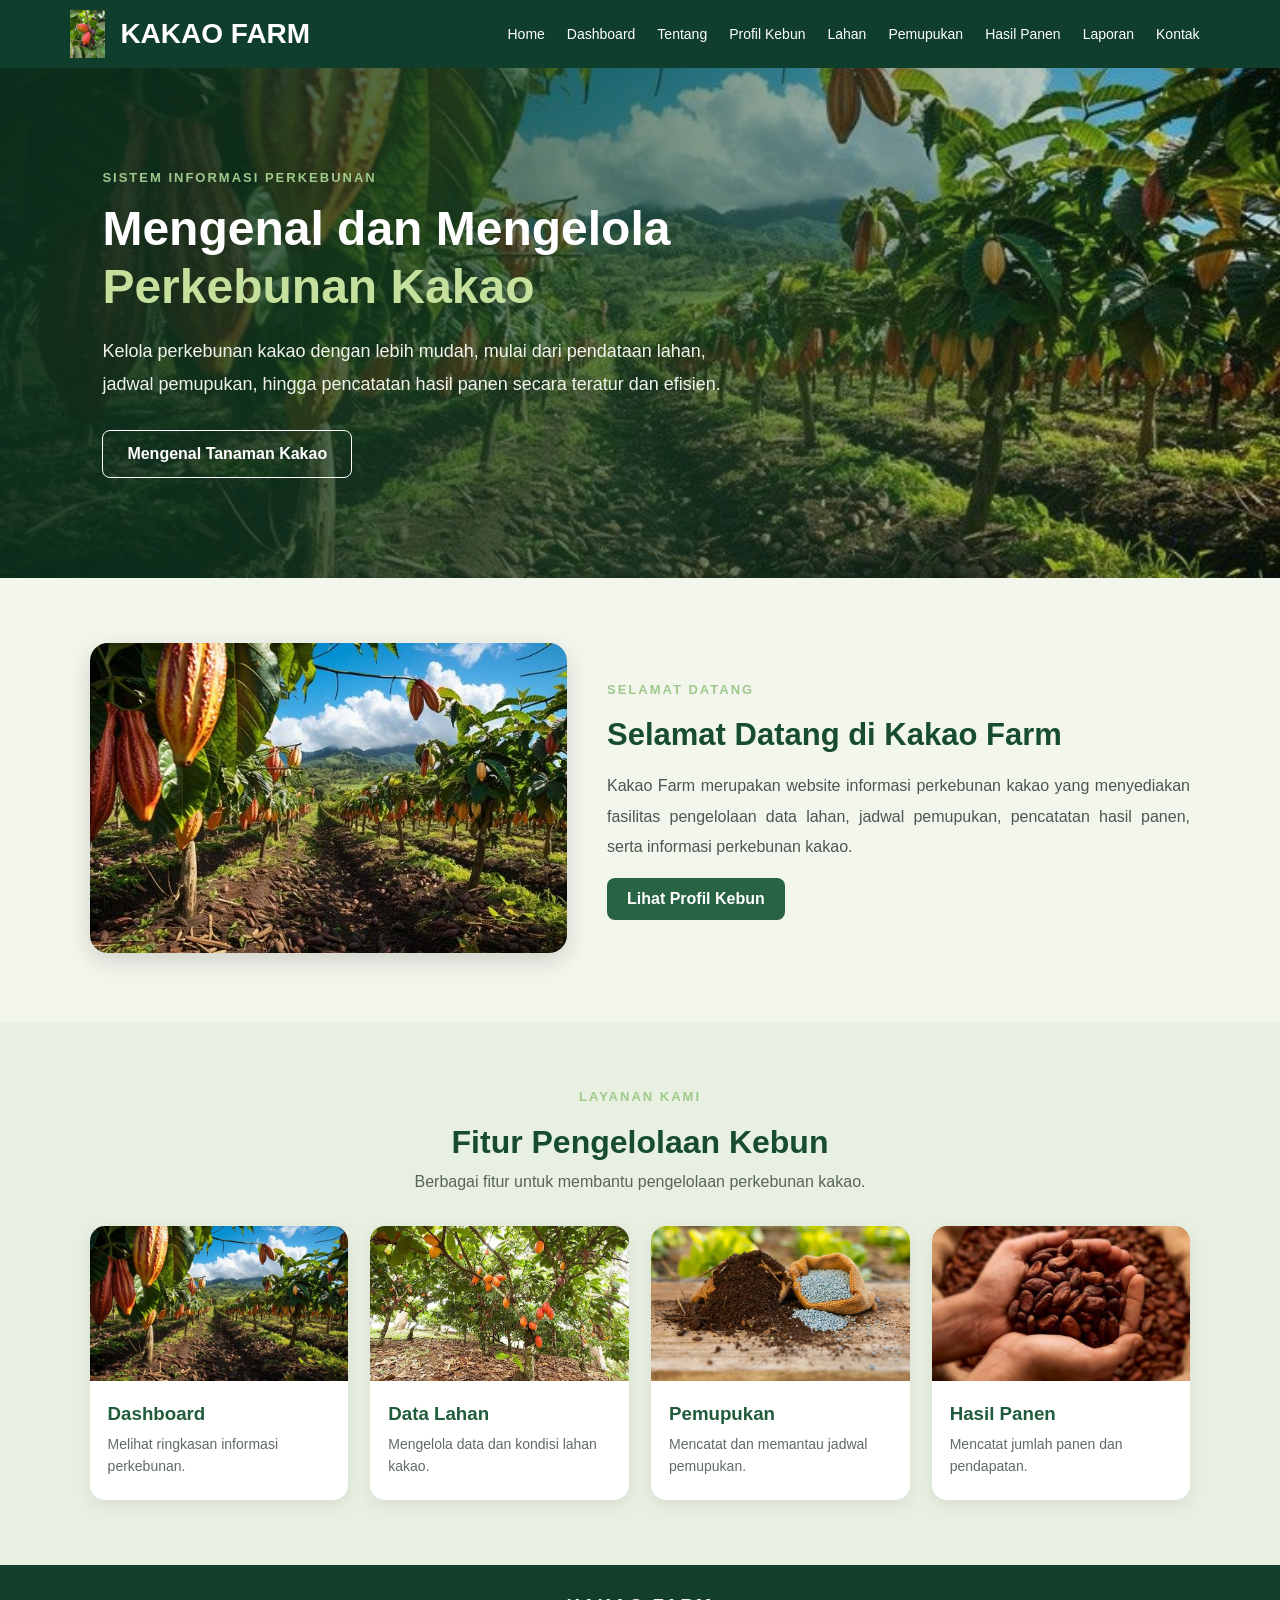
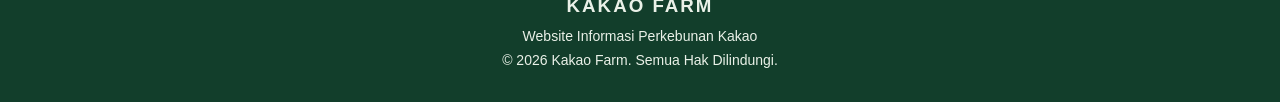
<file: index.html>
<!DOCTYPE html>
<html lang="id">
<head>
    <meta charset="UTF-8">
    <meta name="viewport" content="width=device-width, initial-scale=1.0">
    <title>Kakao Farm | Beranda</title>
    <link rel="stylesheet" href="css/style.css">
</head>

<body class="home-page">

    <!-- HEADER -->
   <header class="sahran_header">
    <div class="sahran_logo">
        <img src="img/logo.jpg" alt="Kakao Farm">
        <h2>KAKAO FARM</h2>
    </div>

    <nav class="sahran_menu">
        <a href="index.html">Home</a>
        <a href="dashboard.html">Dashboard</a>
        <a href="tentang.html">Tentang</a>
        <a href="profil-kebun.html">Profil Kebun</a>
        <a href="lahan.html">Lahan</a>
        <a href="pemupukan.html">Pemupukan</a>
        <a href="panen.html">Hasil Panen</a>
        <a href="laporan.html">Laporan</a>
        <a href="kontak.html">Kontak</a>
    </nav>
</header>
    <!-- HERO -->
    <main>
        <section class="home-hero">
            <div class="home-hero-content">
                <span class="home-label">SISTEM INFORMASI PERKEBUNAN</span>

                <h1>
                    Mengenal dan Mengelola
                    <span>Perkebunan Kakao</span>
                </h1>

                <p>
                    Kelola perkebunan kakao dengan lebih mudah,
                    mulai dari pendataan lahan, jadwal pemupukan,
                    hingga pencatatan hasil panen secara teratur
                    dan efisien.
                </p>

                <div class="home-actions">
                    <a href="tentang.html" class="home-button-outline">
                        Mengenal Tanaman Kakao
                    </a>
                </div>
            </div>
        </section>

        <!-- TENTANG SINGKAT -->
        <section class="home-intro">
            <div class="home-intro-image">
                <img src="img/kakao-bg.jpg" alt="Perkebunan Kakao">
            </div>

            <div class="home-intro-content">
                <span class="home-label">SELAMAT DATANG</span>
                <h2>Selamat Datang di Kakao Farm</h2>

                <p>
                    Kakao Farm merupakan website informasi
                    perkebunan kakao yang menyediakan fasilitas
                    pengelolaan data lahan, jadwal pemupukan,
                    pencatatan hasil panen, serta informasi
                    perkebunan kakao.
                </p>

                <a href="profil-kebun.html" class="home-read-more">
                    Lihat Profil Kebun
                </a>
            </div>
        </section>

        <!-- FITUR UTAMA -->
        <section class="home-features">
            <div class="home-section-title">
                <span class="home-label">LAYANAN KAMI</span>
                <h2>Fitur Pengelolaan Kebun</h2>
                <p>
                    Berbagai fitur untuk membantu pengelolaan
                    perkebunan kakao.
                </p>
            </div>

            <div class="home-feature-grid">

                <a href="dashboard.html" class="home-feature-card">
                    <img src="img/kakao-bg.jpg" alt="Dashboard">
                    <h3>Dashboard</h3>
                    <p>Melihat ringkasan informasi perkebunan.</p>
                </a>

                <a href="lahan.html" class="home-feature-card">
                    <img src="img/lahan.jpg" alt="Lahan Kakao">
                    <h3>Data Lahan</h3>
                    <p>Mengelola data dan kondisi lahan kakao.</p>
                </a>

                <a href="pemupukan.html" class="home-feature-card">
                    <img src="img/pupuk.jpg" alt="Pemupukan Kakao">
                    <h3>Pemupukan</h3>
                    <p>Mencatat dan memantau jadwal pemupukan.</p>
                </a>

                <a href="panen.html" class="home-feature-card">
                    <img src="img/panen.jpg" alt="Hasil Panen Kakao">
                    <h3>Hasil Panen</h3>
                    <p>Mencatat jumlah panen dan pendapatan.</p>
                </a>

            </div>
        </section>
    </main>

    <!-- FOOTER -->
    <footer class="home-footer">
        <h3>KAKAO FARM</h3>
        <p>
            Website Informasi Perkebunan Kakao
        </p>
        <p>&copy; 2026 Kakao Farm. Semua Hak Dilindungi.</p>
    </footer>

    <script src="js/script.js"></script>

</body>
</html>
</file>
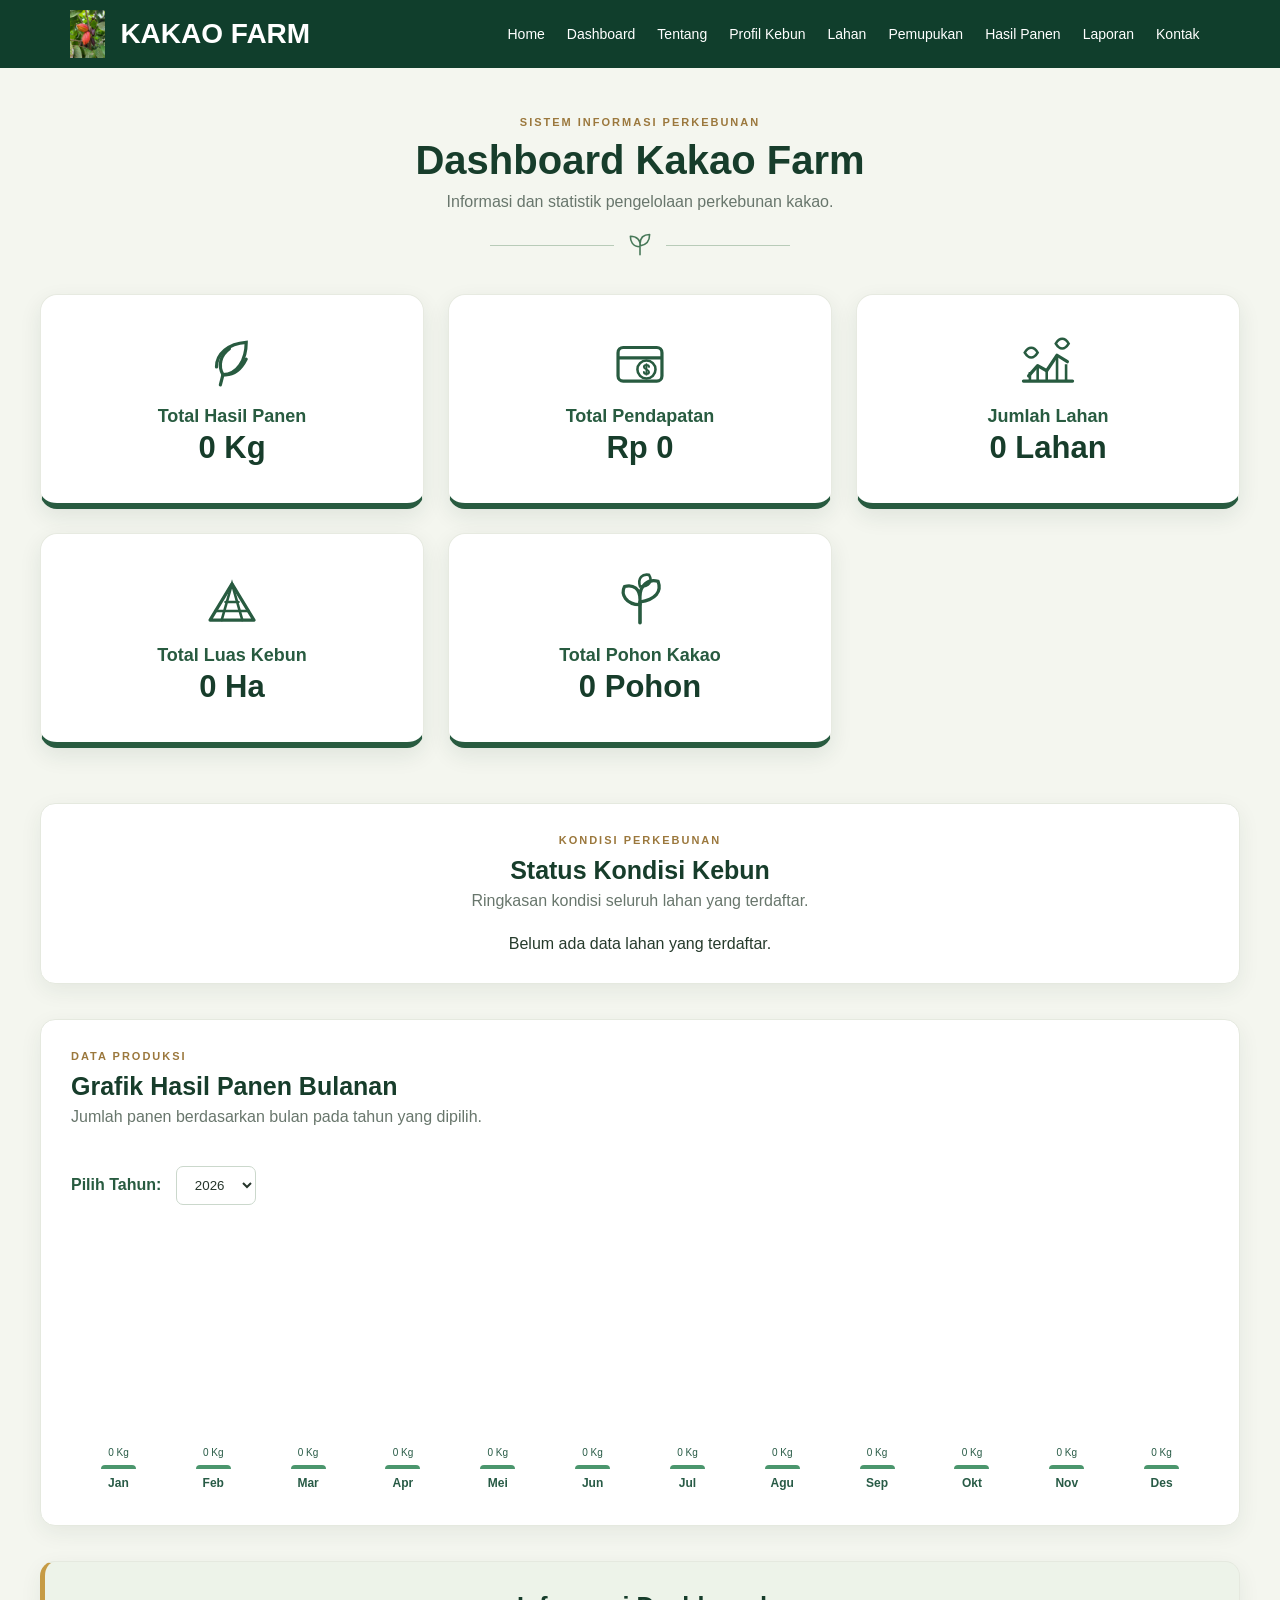
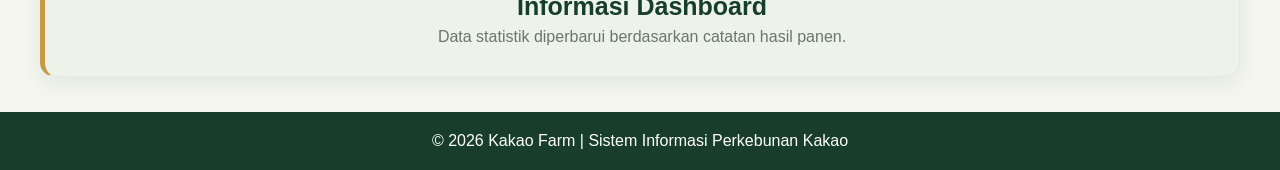
<file: dashboard.html>
<!doctype html>
<html lang="id">
<head>
    <meta charset="UTF-8">
    <meta name="viewport" content="width=device-width, initial-scale=1.0">
    <title>Kakao Farm | Dashboard</title>
    <link rel="stylesheet" href="css/style.css">
</head>

<body>

    <!-- HEADER -->
    
<header class="sahran_header">
    <div class="sahran_logo">
        <img src="img/logo.jpg" alt="Kakao Farm">
        <h2>KAKAO FARM</h2>
    </div>

    <nav class="sahran_menu">
        <a href="index.html">Home</a>
        <a href="dashboard.html">Dashboard</a>
        <a href="tentang.html">Tentang</a>
        <a href="profil-kebun.html">Profil Kebun</a>
        <a href="lahan.html">Lahan</a>
        <a href="pemupukan.html">Pemupukan</a>
        <a href="panen.html">Hasil Panen</a>
        <a href="laporan.html">Laporan</a>
        <a href="kontak.html">Kontak</a>
    </nav>
</header>


    <!-- JUDUL DASHBOARD -->
    <section class="dashboard-heading">
        <span class="dashboard-eyebrow">SISTEM INFORMASI PERKEBUNAN</span>
        <h1>Dashboard Kakao Farm</h1>
        <p>Informasi dan statistik pengelolaan perkebunan kakao.</p>
        <div class="dashboard-divider">
            <span></span>
            <svg viewBox="0 0 32 32" aria-hidden="true">
                <path d="M16 27V14M16 18C7 18 5 11 5 6c7 0 12 4 11 12ZM16 15c0-7 4-11 11-11 0 7-4 12-11 13Z"
                    fill="none" stroke="currentColor" stroke-width="1.8"
                    stroke-linecap="round" stroke-linejoin="round"/>
            </svg>
            <span></span>
        </div>
    </section>

    <!-- STATISTIK -->
    <section class="sahran_dashboard_kartu">

        <div class="sahran_stat_kartu">
            <div class="sahran_stat_icon">
                <svg viewBox="0 0 48 48" aria-hidden="true">
                    <path d="M12 27C12 17 21 9 35 8c0 14-7 25-18 25"
                        fill="none" stroke="currentColor" stroke-width="2.5"
                        stroke-linecap="round"/>
                    <path d="M17 33c-4-7-2-15 5-20M17 33c8 1 14-4 18-12"
                        fill="none" stroke="currentColor" stroke-width="2.5"
                        stroke-linecap="round"/>
                    <path d="M17 33l-2 8" stroke="currentColor"
                        stroke-width="2.5" stroke-linecap="round"/>
                </svg>
            </div>
            <h3>Total Hasil Panen</h3>
            <p id="sahran_dashboard_kg">0 Kg</p>
        </div>

        <div class="sahran_stat_kartu">
            <div class="sahran_stat_icon">
                <svg viewBox="0 0 48 48" aria-hidden="true">
                    <rect x="7" y="12" width="34" height="26" rx="4"
                        fill="none" stroke="currentColor" stroke-width="2.5"/>
                    <path d="M7 20h34" stroke="currentColor" stroke-width="2.5"/>
                    <circle cx="29" cy="29" r="7" fill="white"
                        stroke="currentColor" stroke-width="2"/>
                    <path d="M29 25v8m2-6c0-2-4-2-4 0s4 2 4 4-4 2-4 0"
                        fill="none" stroke="currentColor" stroke-width="1.5"
                        stroke-linecap="round"/>
                </svg>
            </div>
            <h3>Total Pendapatan</h3>
            <p id="sahran_dashboard_rupiah">Rp0</p>
        </div>

        <div class="sahran_stat_kartu">
            <div class="sahran_stat_icon">
                <svg viewBox="0 0 48 48" aria-hidden="true">
                    <path d="M5 38h38M9 34l7-8 7 4 8-12 8 5"
                        fill="none" stroke="currentColor" stroke-width="2.5"
                        stroke-linecap="round" stroke-linejoin="round"/>
                    <path d="M10 38V31M38 38V25M16 26v12M23 30v8M31 18v20"
                        fill="none" stroke="currentColor" stroke-width="2"/>
                    <path d="M6 16c3-5 7-5 10 0-3 5-7 5-10 0ZM30 9c3-5 7-5 10 0-3 5-7 5-10 0Z"
                        fill="none" stroke="currentColor" stroke-width="2"/>
                </svg>
            </div>
            <h3>Jumlah Lahan</h3>
            <p id="sahran_dashboard_lahan">0 Lahan</p>
        </div>

        <div class="sahran_stat_kartu">
            <div class="sahran_stat_icon">
                <svg viewBox="0 0 48 48" aria-hidden="true">
                    <path d="M7 38 24 10l17 28H7Z"
                        fill="none" stroke="currentColor" stroke-width="2.5"
                        stroke-linejoin="round"/>
                    <path d="M16 38l8-28 8 28M11 31h26M19 24h10"
                        fill="none" stroke="currentColor" stroke-width="2"
                        stroke-linecap="round"/>
                </svg>
            </div>
            <h3>Total Luas Kebun</h3>
            <p id="sahran_dashboard_luas">0 Ha</p>
        </div>

        <div class="sahran_stat_kartu">
            <div class="sahran_stat_icon">
                <svg viewBox="0 0 48 48" aria-hidden="true">
                    <path d="M24 40V24" stroke="currentColor"
                        stroke-width="2.8" stroke-linecap="round"/>
                    <path d="M24 26C13 26 9 18 12 12c7-2 12 2 12 10ZM24 20c0-9 6-14 14-12 3 8-2 14-14 16Z"
                        fill="none" stroke="currentColor" stroke-width="2.5"
                        stroke-linejoin="round"/>
                    <path d="M24 12c-2-7 2-10 7-9 3 5 0 9-7 9Z"
                        fill="none" stroke="currentColor" stroke-width="2"/>
                </svg>
            </div>
            <h3>Total Pohon Kakao</h3>
            <p id="sahran_dashboard_pohon">0 Pohon</p>
        </div>

    </section>

    <!-- STATUS KEBUN -->
    <section class="sahran_data dashboard-section">
        <div class="dashboard-section-heading">
            <span class="dashboard-eyebrow">KONDISI PERKEBUNAN</span>
            <h2>Status Kondisi Kebun</h2>
            <p>Ringkasan kondisi seluruh lahan yang terdaftar.</p>
        </div>

        <div id="sahran_status_kondisi">
            Memuat data kondisi kebun...
        </div>
    </section>

    <!-- GRAFIK -->
    <section class="sahran_grafik dashboard-section">
        <div class="dashboard-section-heading">
            <span class="dashboard-eyebrow">DATA PRODUKSI</span>
            <h2>Grafik Hasil Panen Bulanan</h2>
            <p>Jumlah panen berdasarkan bulan pada tahun yang dipilih.</p>
        </div>

        <div class="dashboard-filter">
            <label for="sahran_tahun_grafik">Pilih Tahun:</label>
            <select id="sahran_tahun_grafik"></select>
        </div>

        <div id="sahran_area_grafik" class="sahran_area_grafik"></div>
    </section>

    <!-- INFORMASI -->
    <section class="sahran_data dashboard-section dashboard-info">
        <h2>Informasi Dashboard</h2>
        <p id="sahran_dashboard_pesan">
            Data statistik diperbarui berdasarkan catatan hasil panen.
        </p>
    </section>

    <!-- FOOTER -->
    <footer class="sahran_footer">
        <p>&copy; 2026 Kakao Farm | Sistem Informasi Perkebunan Kakao</p>
    </footer>

    <script src="js/dashboard.js"></script>

</body>
</html>
</file>
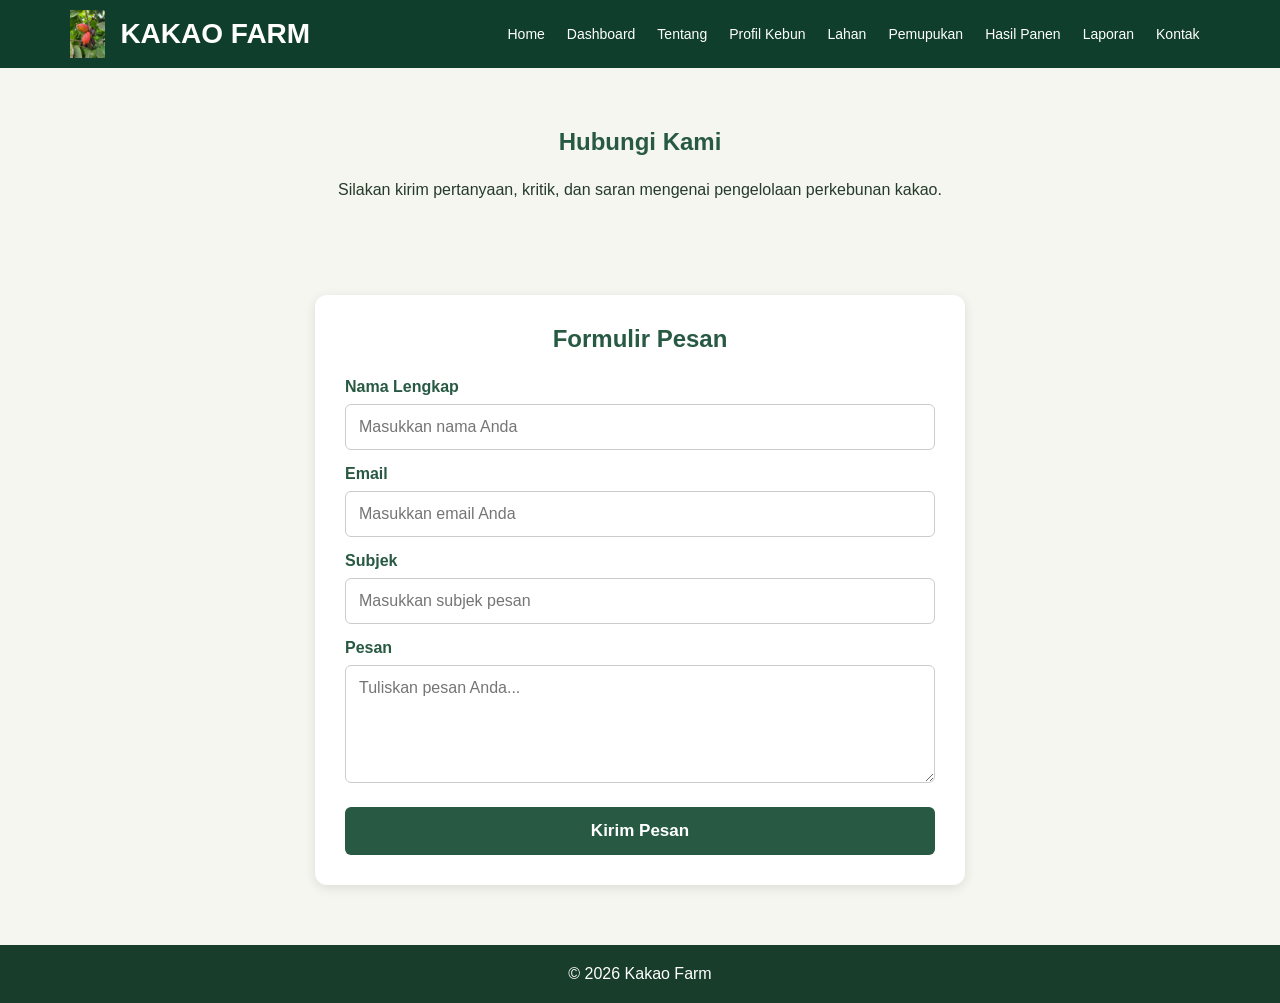
<file: kontak.html>
<!DOCTYPE html>
<html lang="id">
<head>
    <meta charset="UTF-8">
    <meta name="viewport" content="width=device-width, initial-scale=1.0">
    <title>Kakao Farm | Kontak</title>
    <link rel="stylesheet" href="css/style.css">
</head>

<body>

    <!-- HEADER -->
    <header class="sahran_header">
    <div class="sahran_logo">
        <img src="img/logo.jpg" alt="Kakao Farm">
        <h2>KAKAO FARM</h2>
    </div>

        <nav class="sahran_menu">
           <a href="index.html">Home</a>
            <a href="dashboard.html">Dashboard</a>
            <a href="tentang.html">Tentang</a>
            <a href="profil-kebun.html">Profil Kebun</a>
            <a href="lahan.html">Lahan</a>
            <a href="pemupukan.html">Pemupukan</a>
            <a href="panen.html">Hasil Panen</a>
            <a href="laporan.html">Laporan</a>
            <a href="kontak.html">Kontak</a>
        </nav>
    </header>

    <!-- JUDUL -->
    <section class="sahran_intro">
        <h2>Hubungi Kami</h2>

        <p>
            Silakan kirim pertanyaan, kritik, dan saran
            mengenai pengelolaan perkebunan kakao.
        </p>
    </section>

    <!-- FORM KONTAK -->
    <section class="sahran_contact">

        <h2>Formulir Pesan</h2>

        <form id="sahran_form">

            <label for="sahran_nama">Nama Lengkap</label>
            <input
                type="text"
                id="sahran_nama"
                placeholder="Masukkan nama Anda"
                required
            >

            <label for="sahran_email">Email</label>
            <input
                type="email"
                id="sahran_email"
                placeholder="Masukkan email Anda"
                required
            >

            <label for="sahran_subjek">Subjek</label>
            <input
                type="text"
                id="sahran_subjek"
                placeholder="Masukkan subjek pesan"
                required
            >

            <label for="sahran_pesan_kontak">Pesan</label>
            <textarea
                id="sahran_pesan_kontak"
                rows="5"
                placeholder="Tuliskan pesan Anda..."
                required
            ></textarea>

            <button type="submit" class="sahran_button">
                Kirim Pesan
            </button>

            <p id="sahran_hasil"></p>

        </form>

    </section>

    <!-- FOOTER -->
    <footer class="sahran_footer">
        <p>&copy; 2026 Kakao Farm</p>
    </footer>

    <script src="js/script.js"></script>

</body>
</html>
</file>
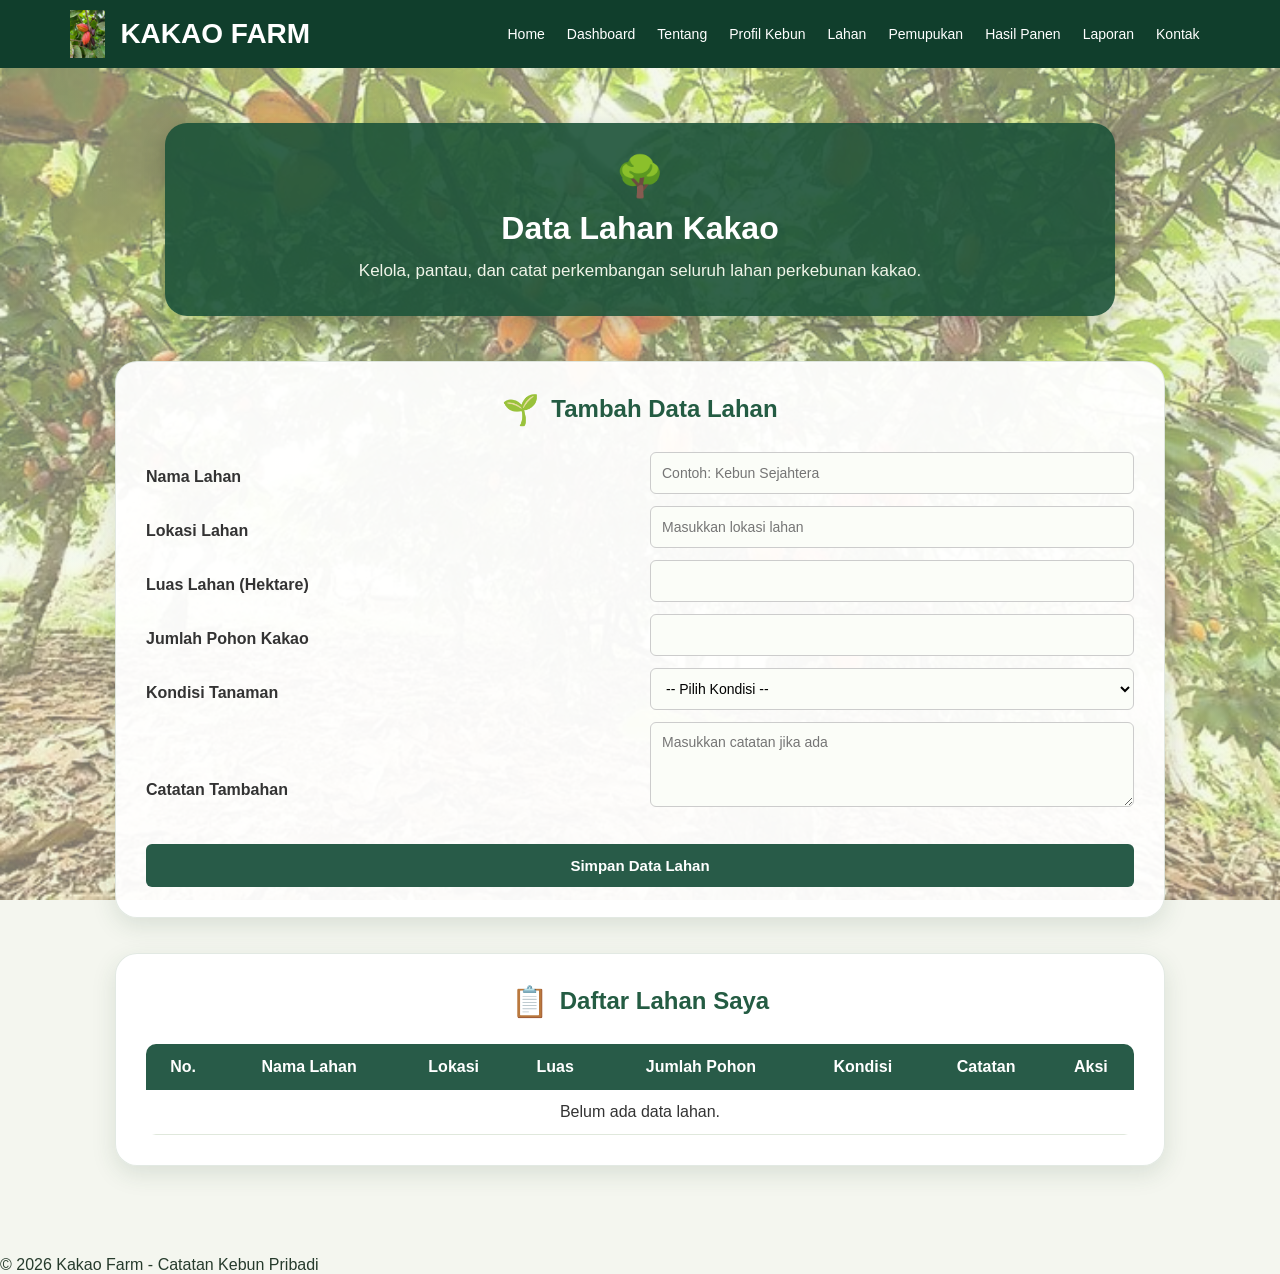
<file: lahan.html>
<!DOCTYPE html>
<html lang="id">
<head>
    <meta charset="UTF-8">
    <meta name="viewport" content="width=device-width, initial-scale=1.0">
    <title>Data Lahan - Kakao Farm</title>
    <link rel="stylesheet" href="css/style.css">
</head>
<body>

    

<header class="sahran_header">
    <div class="sahran_logo">
        <img src="img/logo.jpg" alt="Kakao Farm">
        <h2>KAKAO FARM</h2>
    </div>

    <nav class="sahran_menu">
        <a href="index.html">Home</a>
        <a href="dashboard.html">Dashboard</a>
        <a href="tentang.html">Tentang</a>
        <a href="profil-kebun.html">Profil Kebun</a>
        <a href="lahan.html">Lahan</a>
        <a href="pemupukan.html">Pemupukan</a>
        <a href="panen.html">Hasil Panen</a>
        <a href="laporan.html">Laporan</a>
        <a href="kontak.html">Kontak</a>
    </nav>
</header>


    
<main class="lahan-page">

    <!-- JUDUL HALAMAN -->
    <section class="lahan-heading">
        <span>🌳</span>
        <h1>Data Lahan Kakao</h1>
        <p>Kelola, pantau, dan catat perkembangan seluruh lahan perkebunan kakao.</p>
    </section>

    <!-- FORM TAMBAH LAHAN -->
    <section class="form-container lahan-card">
        <div class="lahan-card-heading">
            <span>🌱</span>
            <h2>Tambah Data Lahan</h2>
        </div>

        <form id="sahran_form_lahan">

            <label>Nama Lahan</label>
            <input type="text" id="sahran_nama_lahan"
                placeholder="Contoh: Kebun Sejahtera" required>

            <label>Lokasi Lahan</label>
            <input type="text" id="sahran_lokasi_lahan"
                placeholder="Masukkan lokasi lahan" required>

            <label>Luas Lahan (Hektare)</label>
            <input type="number" id="sahran_luas_lahan"
                min="0.01" step="0.01" required>

            <label>Jumlah Pohon Kakao</label>
            <input type="number" id="sahran_jumlah_pohon"
                min="1" step="1" required>

            <label>Kondisi Tanaman</label>
            <select id="sahran_kondisi_lahan" required>
                <option value="">-- Pilih Kondisi --</option>
                <option value="Baik">Baik</option>
                <option value="Sedang">Sedang</option>
                <option value="Perlu Perawatan">Perlu Perawatan</option>
            </select>

            <label>Catatan Tambahan</label>
            <textarea id="sahran_catatan_lahan"
                placeholder="Masukkan catatan jika ada"></textarea>

            <button type="submit">Simpan Data Lahan</button>
        </form>
    </section>

    <!-- TABEL DAFTAR LAHAN -->
    <section class="table-container lahan-card">
        <div class="lahan-card-heading">
            <span>📋</span>
            <h2>Daftar Lahan Saya</h2>
        </div>

        <div class="lahan-table-wrapper">
            <table>
                <thead>
                    <tr>
                        <th>No.</th>
                        <th>Nama Lahan</th>
                        <th>Lokasi</th>
                        <th>Luas</th>
                        <th>Jumlah Pohon</th>
                        <th>Kondisi</th>
                        <th>Catatan</th>
                        <th>Aksi</th>
                    </tr>
                </thead>

                <tbody id="sahran_daftar_lahan">
                    <tr>
                        <td colspan="8">Belum ada data lahan.</td>
                    </tr>
                </tbody>
            </table>
        </div>
    </section>

</main>


    <footer>
        <p>&copy; 2026 Kakao Farm - Catatan Kebun Pribadi</p>
    </footer>

    <script src="js/lahan.js"></script>
</body>
</html>
</file>
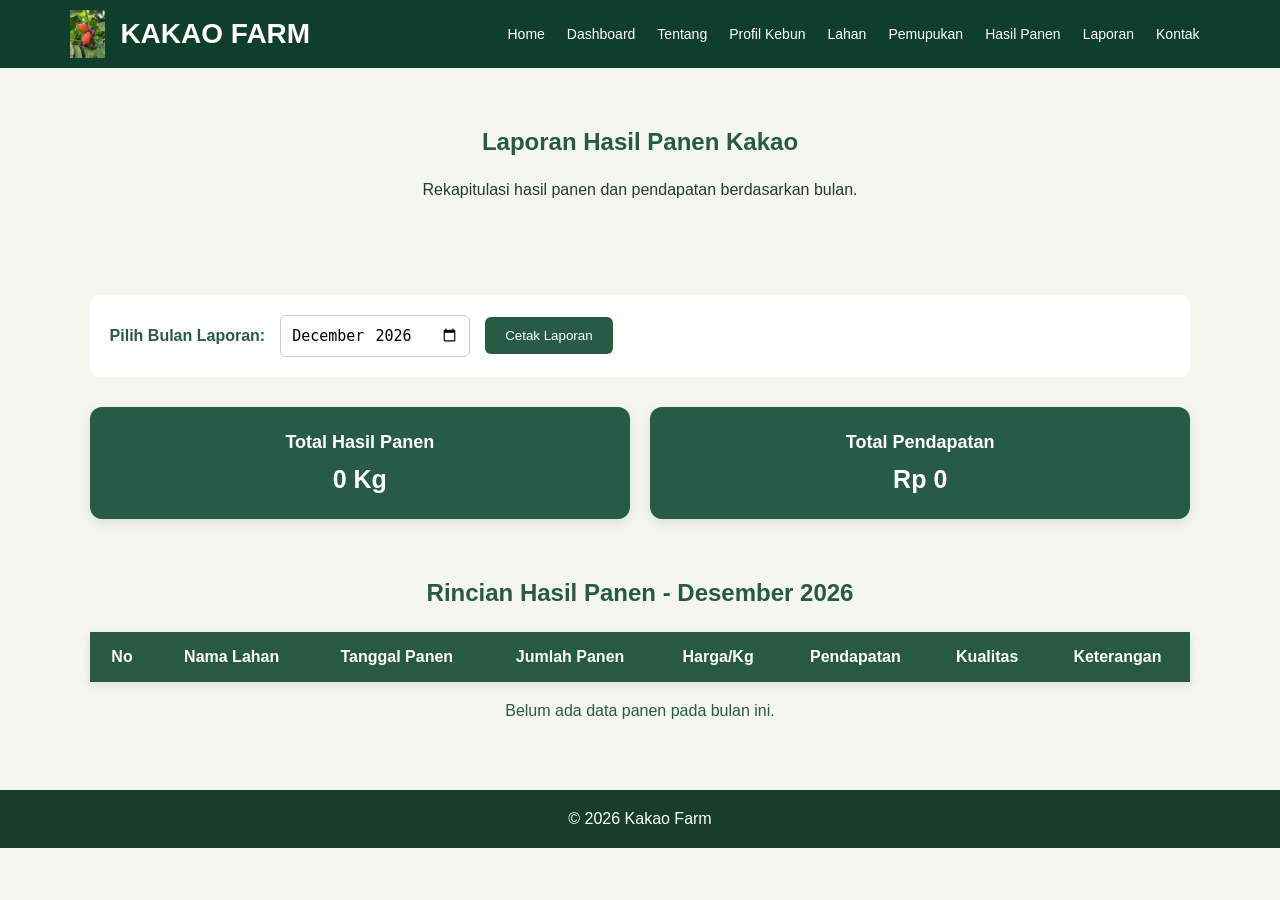
<file: laporan.html>
<!DOCTYPE html>
<html lang="id">
<head>
    <meta charset="UTF-8">
    <meta name="viewport" content="width=device-width, initial-scale=1.0">
    <title>Kakao Farm | Laporan Hasil Panen</title>
    <link rel="stylesheet" href="css/style.css">
</head>
<body>

    <header class="sahran_header">
    <div class="sahran_logo">
        <img src="img/logo.jpg" alt="Kakao Farm">
        <h2>KAKAO FARM</h2>
    </div>
        <nav class="sahran_menu">
           <a href="index.html">Home</a>
            <a href="dashboard.html">Dashboard</a>
            <a href="tentang.html">Tentang</a>
            <a href="profil-kebun.html">Profil Kebun</a>
            <a href="lahan.html">Lahan</a>
            <a href="pemupukan.html">Pemupukan</a>
            <a href="panen.html">Hasil Panen</a>
            <a href="laporan.html">Laporan</a>
            <a href="kontak.html">Kontak</a>
        </nav>
    </header>

    <section class="sahran_intro">
        <h2>Laporan Hasil Panen Kakao</h2>
        <p>Rekapitulasi hasil panen dan pendapatan berdasarkan bulan.</p>
    </section>

    <section class="sahran_filter_laporan">
        <label for="sahran_bulan_laporan">Pilih Bulan Laporan:</label>
        <input type="month" id="sahran_bulan_laporan">
        <button type="button" id="sahran_cetak_laporan">
            Cetak Laporan
        </button>
    </section>

    <section class="sahran_ringkasan">
        <div class="sahran_kartu">
            <h3>Total Hasil Panen</h3>
            <p id="sahran_laporan_total_kg">0 Kg</p>
        </div>

        <div class="sahran_kartu">
            <h3>Total Pendapatan</h3>
            <p id="sahran_laporan_total_rupiah">Rp0</p>
        </div>
    </section>

    <section class="sahran_data">
        <h2 id="sahran_judul_periode">Rincian Hasil Panen</h2>

        <table class="sahran_table">
            <thead>
                <tr>
                    <th>No</th>
                    <th>Nama Lahan</th>
                    <th>Tanggal Panen</th>
                    <th>Jumlah Panen</th>
                    <th>Harga/Kg</th>
                    <th>Pendapatan</th>
                    <th>Kualitas</th>
                    <th>Keterangan</th>
                </tr>
            </thead>
            <tbody id="sahran_tabel_laporan"></tbody>
        </table>

        <p id="sahran_pesan_laporan"></p>
    </section>

    <footer class="sahran_footer">
        <p>&copy; 2026 Kakao Farm</p>
    </footer>

    <script src="js/laporan.js"></script>
</body>
</html>
</file>
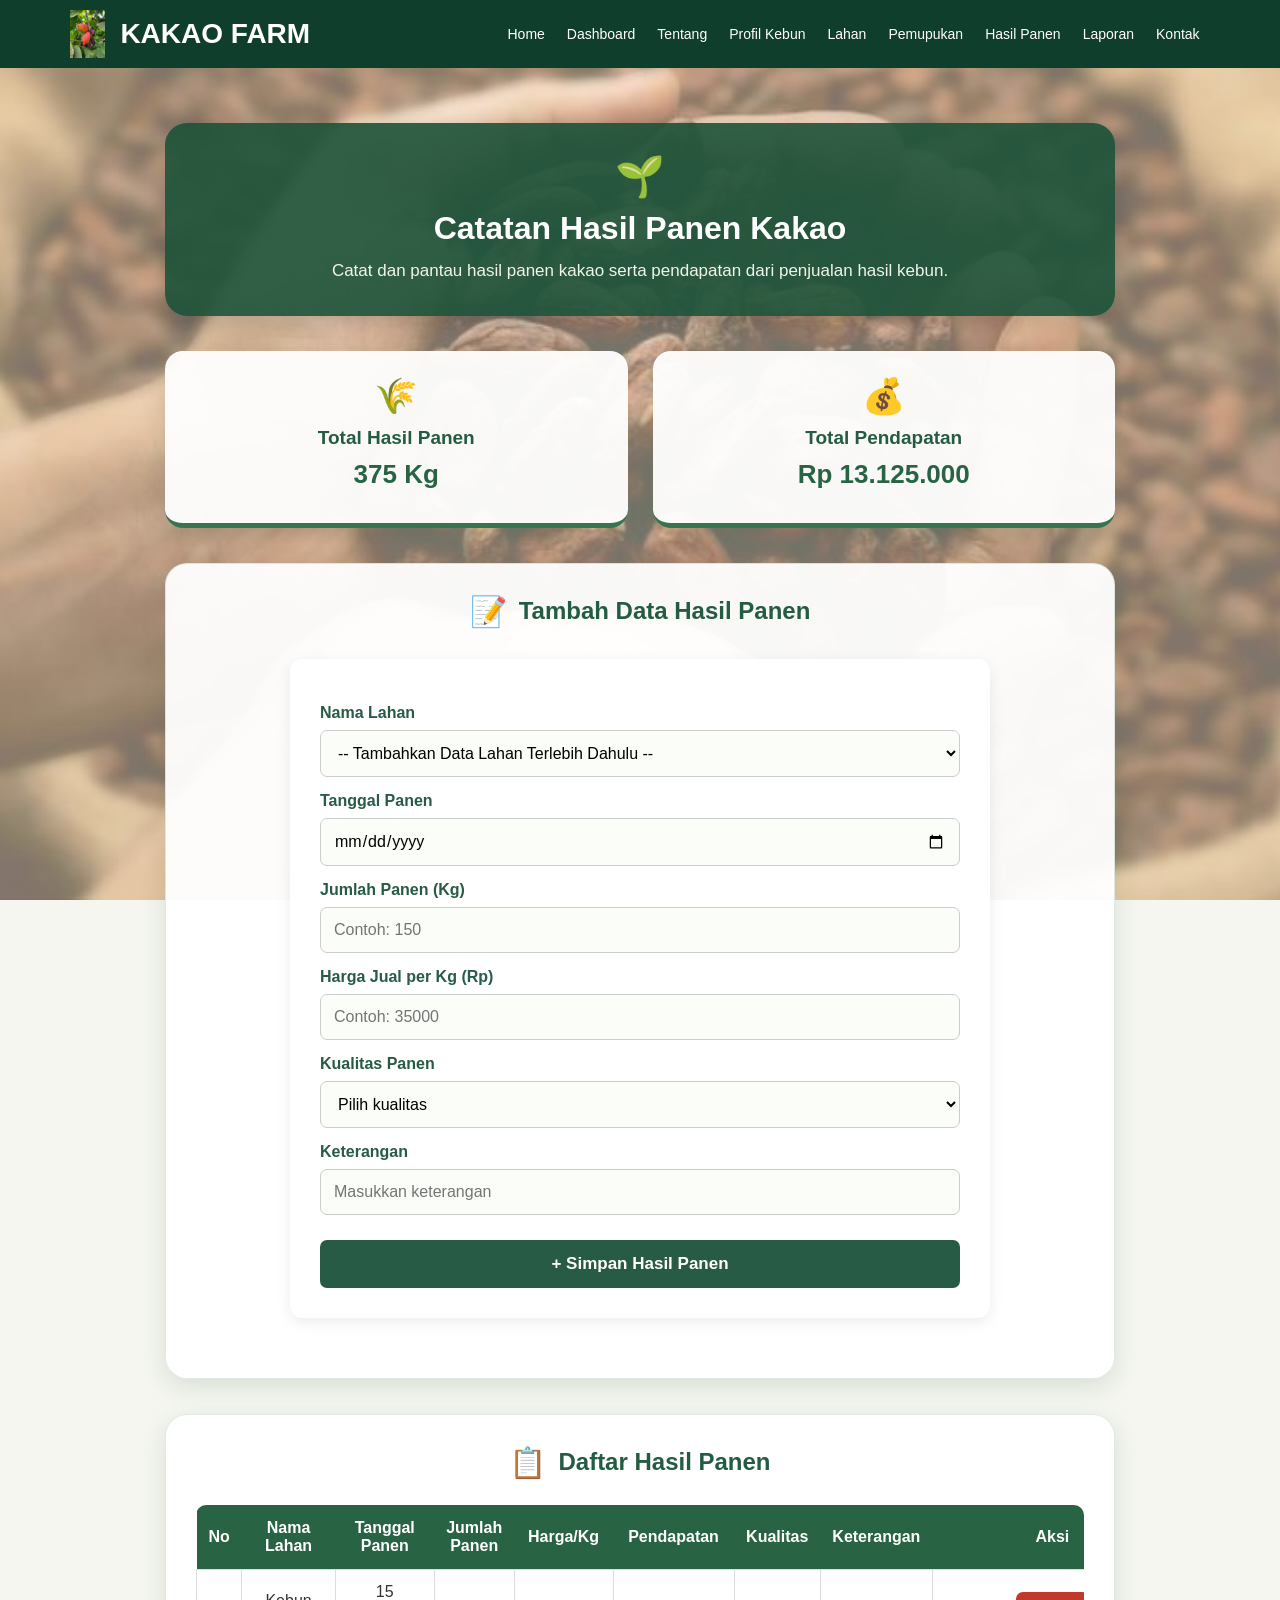
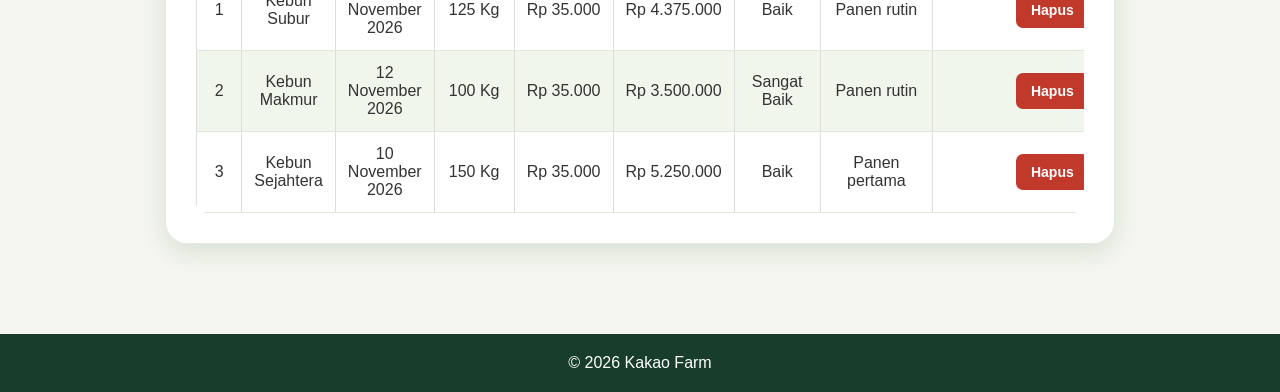
<file: panen.html>
<!doctype html>
<html lang="id">
  <head>
    <meta charset="UTF-8" />
    <meta name="viewport" content="width=device-width, initial-scale=1.0" />
    <title>Kakao Farm | Hasil Panen</title>
    <link rel="stylesheet" href="css/style.css" />
  </head>

  <body>
   <header class="sahran_header">
    <div class="sahran_logo">
        <img src="img/logo.jpg" alt="Kakao Farm">
        <h2>KAKAO FARM</h2>
    </div>
      <nav class="sahran_menu">
        <a href="index.html">Home</a>
        <a href="dashboard.html">Dashboard</a>
        <a href="tentang.html">Tentang</a>
        <a href="profil-kebun.html">Profil Kebun</a>
        <a href="lahan.html">Lahan</a>
        <a href="pemupukan.html">Pemupukan</a>
        <a href="panen.html">Hasil Panen</a>
        <a href="laporan.html">Laporan</a>
        <a href="kontak.html">Kontak</a>
      </nav>
    </header>

    
<!-- HALAMAN HASIL PANEN -->
<main class="panen-page">

  <!-- JUDUL -->
  <section class="panen-heading">
    <span>🌱</span>
    <h1>Catatan Hasil Panen Kakao</h1>
    <p>
      Catat dan pantau hasil panen kakao serta pendapatan
      dari penjualan hasil kebun.
    </p>
  </section>

  <!-- RINGKASAN -->
  <section class="panen-ringkasan">
    <div class="panen-summary-card">
      <span>🌾</span>
      <h3>Total Hasil Panen</h3>
      <p id="sahran_total_kg">0 Kg</p>
    </div>

    <div class="panen-summary-card">
      <span>💰</span>
      <h3>Total Pendapatan</h3>
      <p id="sahran_total_pendapatan">Rp0</p>
    </div>
  </section>

  <!-- FORM TAMBAH PANEN -->
  <section class="panen-card">
    <div class="panen-card-heading">
      <span>📝</span>
      <h2>Tambah Data Hasil Panen</h2>
    </div>

    <form id="sahran_form_panen">
      <label>Nama Lahan</label>
      <select id="sahran_nama_lahan" required>
        <option value="">-- Pilih Nama Lahan --</option>
      </select>

      <label>Tanggal Panen</label>
      <input type="date" id="sahran_tanggal_panen" required />

      <label>Jumlah Panen (Kg)</label>
      <input
        type="number"
        id="sahran_jumlah_panen"
        min="0.01"
        step="0.01"
        placeholder="Contoh: 150"
        required
      />

      <label>Harga Jual per Kg (Rp)</label>
      <input
        type="number"
        id="sahran_harga_panen"
        min="1"
        step="1"
        placeholder="Contoh: 35000"
        required
      />

      <label>Kualitas Panen</label>
      <select id="sahran_kualitas_panen" required>
        <option value="">Pilih kualitas</option>
        <option value="Sangat Baik">Sangat Baik</option>
        <option value="Baik">Baik</option>
        <option value="Cukup">Cukup</option>
      </select>

      <label>Keterangan</label>
      <input
        type="text"
        id="sahran_keterangan_panen"
        placeholder="Masukkan keterangan"
      />

      <button type="submit">+ Simpan Hasil Panen</button>
    </form>
  </section>

  <!-- TABEL HASIL PANEN -->
  <section class="panen-card">
    <div class="panen-card-heading">
      <span>📋</span>
      <h2>Daftar Hasil Panen</h2>
    </div>

    <div class="panen-table-wrapper">
      <table class="sahran_table">
        <thead>
          <tr>
            <th>No</th>
            <th>Nama Lahan</th>
            <th>Tanggal Panen</th>
            <th>Jumlah Panen</th>
            <th>Harga/Kg</th>
            <th>Pendapatan</th>
            <th>Kualitas</th>
            <th>Keterangan</th>
            <th>Aksi</th>
          </tr>
        </thead>

        <tbody id="sahran_daftar_panen"></tbody>
      </table>
    </div>
  </section>

</main>

    <!-- FOOTER -->
    <footer class="sahran_footer">
      <p>&copy; 2026 Kakao Farm</p>
    </footer>

    <script src="js/panen.js"></script>
    <script src="js/pilihan-lahan.js"></script>
  </body>
</html>
</file>
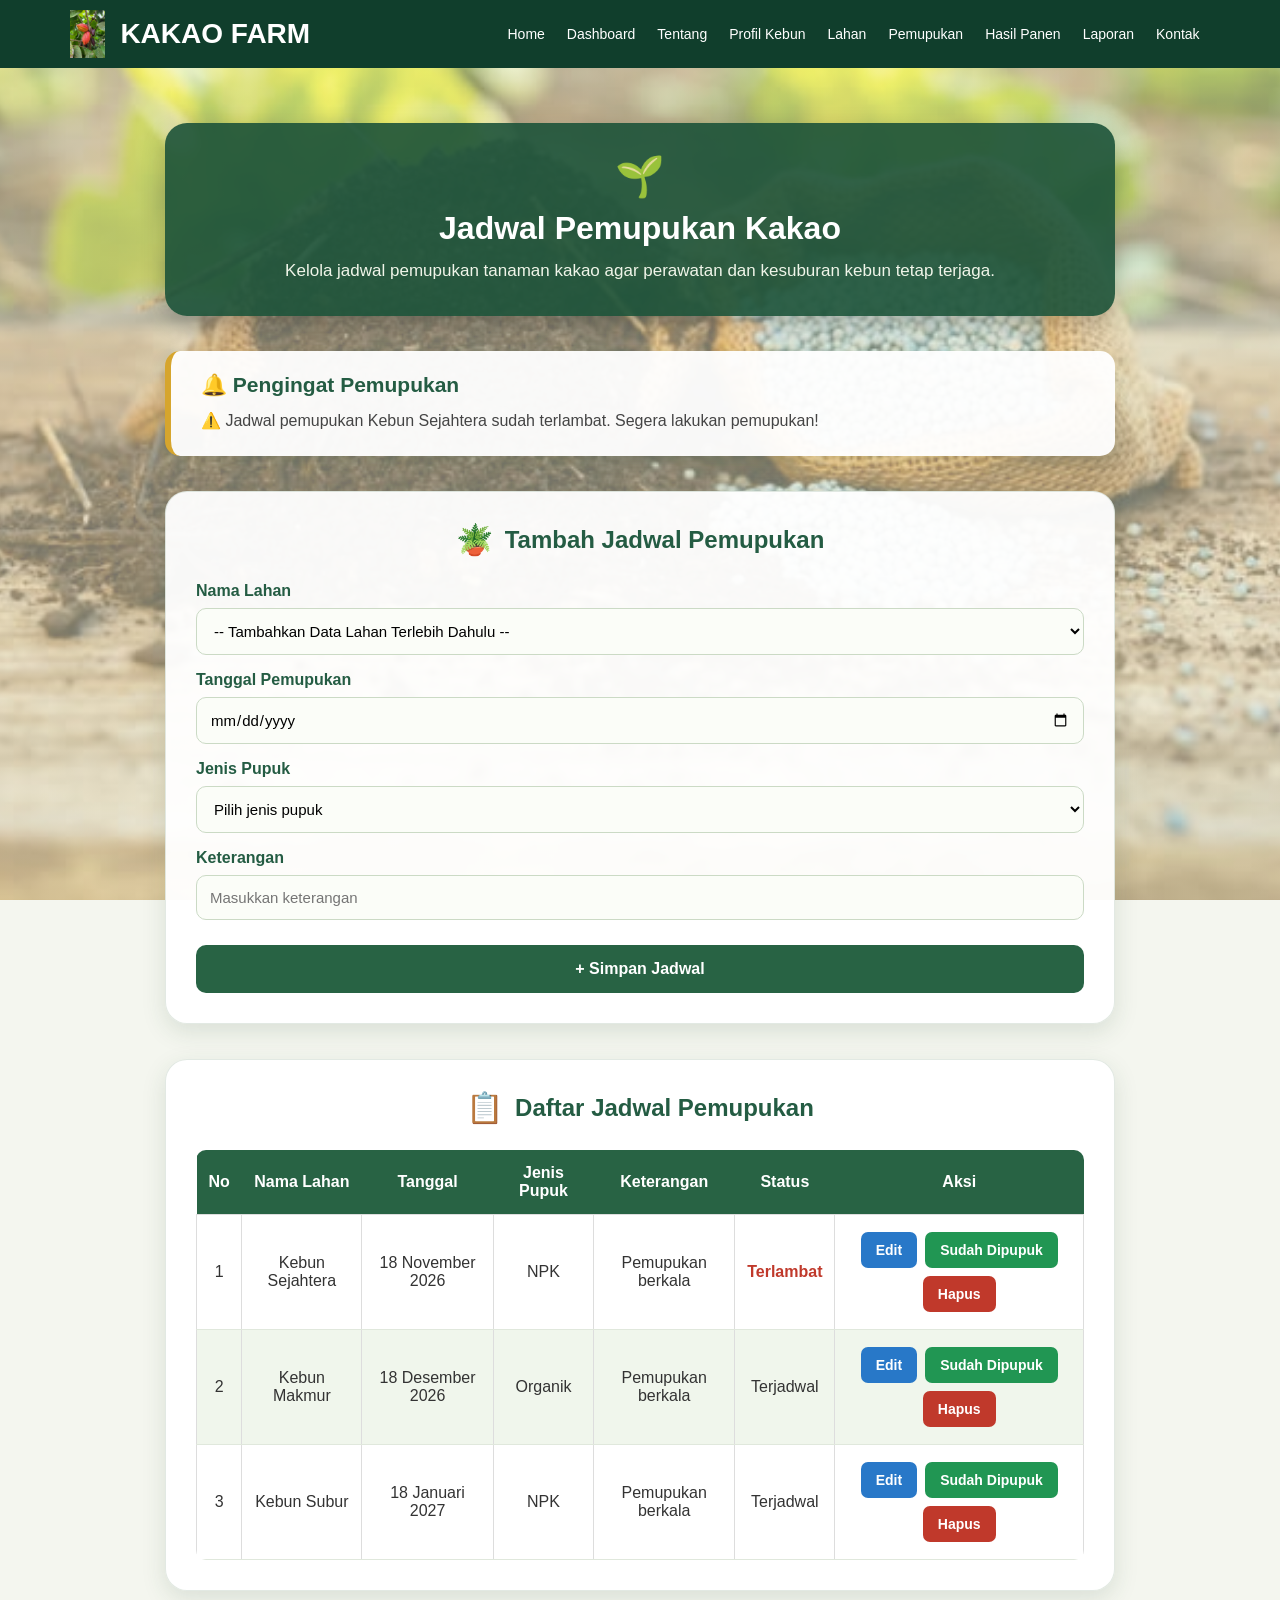
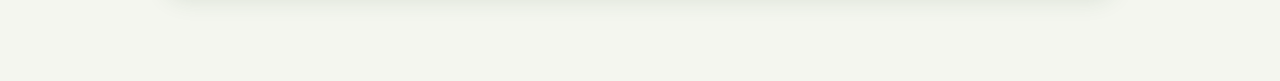
<file: pemupukan.html>
<!doctype html>
<html lang="id">
  <head>
    <meta charset="UTF-8" />
    <meta name="viewport" content="width=device-width, initial-scale=1.0" />
    <title>Kakao Farm | Jadwal Pemupukan</title>
    <link rel="stylesheet" href="css/style.css" />
  </head>

  <body>
    <!-- HEADER -->
    <header class="sahran_header">
    <div class="sahran_logo">
        <img src="img/logo.jpg" alt="Kakao Farm">
        <h2>KAKAO FARM</h2>
    </div>

      <nav class="sahran_menu">
        <a href="index.html">Home</a>
        <a href="dashboard.html">Dashboard</a>
        <a href="tentang.html">Tentang</a>
        <a href="profil-kebun.html">Profil Kebun</a>
        <a href="lahan.html">Lahan</a>
        <a href="pemupukan.html">Pemupukan</a>
        <a href="panen.html">Hasil Panen</a>
        <a href="laporan.html">Laporan</a>
        <a href="kontak.html">Kontak</a>
      </nav>
    </header>

   
<!-- HALAMAN PEMUPUKAN -->
<main class="pemupukan-page">

    <!-- JUDUL -->
    <section class="pemupukan-heading">
        <span>🌱</span>
        <h1>Jadwal Pemupukan Kakao</h1>
        <p>
            Kelola jadwal pemupukan tanaman kakao agar perawatan
            dan kesuburan kebun tetap terjaga.
        </p>
    </section>

    <!-- PENGINGAT OTOMATIS -->
    <section class="pemupukan-reminder">
        <h2>🔔 Pengingat Pemupukan</h2>
        <p id="sahran_pesan">
            Memeriksa jadwal pemupukan...
        </p>
    </section>

    <!-- FORM TAMBAH JADWAL -->
    <section class="pemupukan-card">
        <div class="pemupukan-card-heading">
            <span>🪴</span>
            <h2>Tambah Jadwal Pemupukan</h2>
        </div>

        <form id="sahran_form_pemupukan">

            <label>Nama Lahan</label>
            <select id="sahran_nama_lahan" required>
                <option value="">-- Pilih Nama Lahan --</option>
            </select>

            <label>Tanggal Pemupukan</label>
            <input type="date" id="sahran_tanggal" required />

            <label>Jenis Pupuk</label>
            <select id="sahran_jenis_pupuk" required>
                <option value="">Pilih jenis pupuk</option>
                <option value="NPK Mutiara 16 16 16">NPK Mutiara 16 16 16</option>
                <option value="Organik">Organik</option>
                <option value="Magnesium Sulfate">Magnesium Sulfate</option>
                <option value="Alika">Alika</option>
                <option value="Gandasil D">Gandasil D</option>
                <option value="Gandasil D & Alika">Gandasil D & Alika</option>
                <option value="NPK Mutiara 16 16 16 & Magnesium S">NPK Mutiara 16 16 16  & Magnesium S</option>
            </select>

            <label>Keterangan</label>
            <input
                type="text"
                id="sahran_keterangan"
                placeholder="Masukkan keterangan"
            />

            <button type="submit">+ Simpan Jadwal</button>
        </form>
    </section>

    <!-- TABEL JADWAL -->
    <section class="pemupukan-card">
        <div class="pemupukan-card-heading">
            <span>📋</span>
            <h2>Daftar Jadwal Pemupukan</h2>
        </div>

        <div class="pemupukan-table-wrapper">
            <table class="sahran_table">
                <thead>
                    <tr>
                        <th>No</th>
                        <th>Nama Lahan</th>
                        <th>Tanggal</th>
                        <th>Jenis Pupuk</th>
                        <th>Keterangan</th>
                        <th>Status</th>
                        <th>Aksi</th>
                    </tr>
                </thead>

                <tbody id="sahran_daftar_jadwal"></tbody>
            </table>
        </div>
    </section>

</main>

  <script src="js/pemupukan.js?v=2"></script>
   <script src="js/pilihan-lahan.js"></script>
  </body>
</html>
</file>
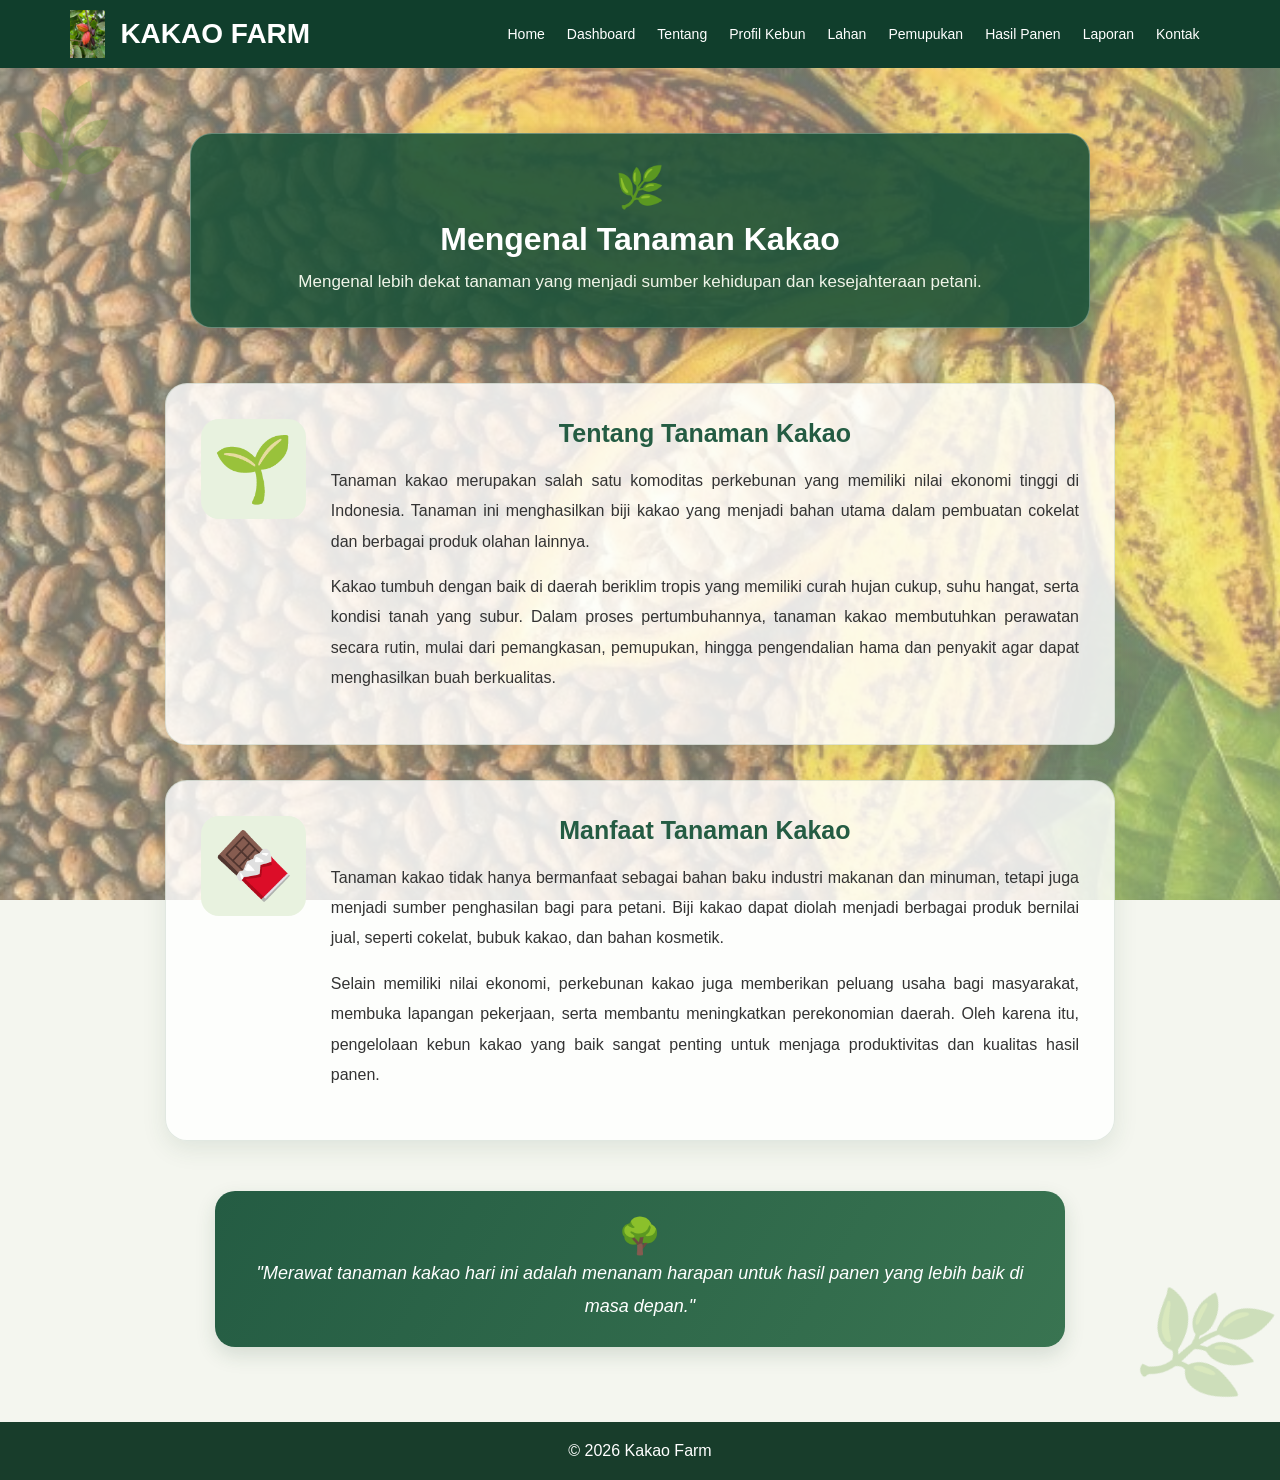
<file: tentang.html>
<!doctype html>
<html lang="id">
  <head>
    <meta charset="UTF-8" />
    <meta name="viewport" content="width=device-width, initial-scale=1.0" />
    <title>Kakao Farm | Tentang Kakao</title>
    <link rel="stylesheet" href="css/style.css" />
  </head>

  <body>
   <header class="sahran_header">
    <div class="sahran_logo">
        <img src="img/logo.jpg" alt="Kakao Farm">
        <h2>KAKAO FARM</h2>
    </div>

      <nav class="sahran_menu">
        <a href="index.html">Home</a>
        <a href="dashboard.html">Dashboard</a>
        <a href="tentang.html">Tentang</a>
        <a href="profil-kebun.html">Profil Kebun</a>
        <a href="lahan.html">Lahan</a>
        <a href="pemupukan.html">Pemupukan</a>
        <a href="panen.html">Hasil Panen</a>
        <a href="laporan.html">Laporan</a>
        <a href="kontak.html">Kontak</a>
      </nav>
    </header>

    <main class="tentang-page">

      <div class="tentang-heading">
        <span>🌿</span>
        <h1>Mengenal Tanaman Kakao</h1>
        <p>Mengenal lebih dekat tanaman yang menjadi sumber kehidupan dan kesejahteraan petani.</p>
      </div>

      <section class="sahran_intro tentang-card">
        <div class="tentang-icon">🌱</div>
        <div class="tentang-content">
          <h2>Tentang Tanaman Kakao</h2>
          <p>
            Tanaman kakao merupakan salah satu komoditas perkebunan yang
            memiliki nilai ekonomi tinggi di Indonesia. Tanaman ini
            menghasilkan biji kakao yang menjadi bahan utama dalam pembuatan
            cokelat dan berbagai produk olahan lainnya.
          </p>
          <p>
            Kakao tumbuh dengan baik di daerah beriklim tropis yang memiliki
            curah hujan cukup, suhu hangat, serta kondisi tanah yang subur.
            Dalam proses pertumbuhannya, tanaman kakao membutuhkan perawatan
            secara rutin, mulai dari pemangkasan, pemupukan, hingga pengendalian
            hama dan penyakit agar dapat menghasilkan buah berkualitas.
          </p>
        </div>
      </section>

      <section class="sahran_intro tentang-card">
        <div class="tentang-icon">🍫</div>
        <div class="tentang-content">
          <h2>Manfaat Tanaman Kakao</h2>
          <p>
            Tanaman kakao tidak hanya bermanfaat sebagai bahan baku industri
            makanan dan minuman, tetapi juga menjadi sumber penghasilan bagi
            para petani. Biji kakao dapat diolah menjadi berbagai produk
            bernilai jual, seperti cokelat, bubuk kakao, dan bahan kosmetik.
          </p>
          <p>
            Selain memiliki nilai ekonomi, perkebunan kakao juga memberikan
            peluang usaha bagi masyarakat, membuka lapangan pekerjaan, serta
            membantu meningkatkan perekonomian daerah. Oleh karena itu,
            pengelolaan kebun kakao yang baik sangat penting untuk menjaga
            produktivitas dan kualitas hasil panen.
          </p>
        </div>
      </section>

      <div class="tentang-quote">
        <span>🌳</span>
        <p>
          "Merawat tanaman kakao hari ini adalah menanam harapan
          untuk hasil panen yang lebih baik di masa depan."
        </p>
      </div>

    </main>

    <footer class="sahran_footer">
      <p>&copy; 2026 Kakao Farm</p>
    </footer>

    <script src="js/script.js"></script>
  </body>
</html>
</file>
<file: css/style.css>
/* ===== STYLE WEBSITE KAKAO FARM ===== */

* {
    margin: 0;
    padding: 0;
    box-sizing: border-box;
}

body {
    font-family: Arial, sans-serif;
    background-color: #f5f7f0;
    color: #263b2c;
}

/* Judul utama */
.sahran_title {
    color: #285943;
    text-align: center;
    margin-top: 50px;
}

/* Paragraf */
.sahran_text {
    text-align: center;
    margin-top: 15px;
    font-size: 16px;
}

/* Header */
.sahran_header {
    background-color: #285943;
    color: white;
    padding: 20px;
}

/* Menu navigasi */
.sahran_menu {
    display: flex;
    justify-content: center;
    gap: 25px;
}

/* Footer */
.sahran_footer {
    background-color: #183d2b;
    color: white;
    text-align: center;
    padding: 20px;
}

/* ===== HEADER DAN NAVBAR ===== */

.sahran_header {
    background-color: #285943;
    color: white;
    padding: 20px 7%;
    display: flex;
    justify-content: space-between;
    align-items: center;
    flex-wrap: wrap;
    gap: 20px;
}

.sahran_logo h2 {
    color: white;
}

.sahran_menu {
    display: flex;
    gap: 20px;
    flex-wrap: wrap;
}

.sahran_menu a {
    color: white;
    text-decoration: none;
    font-size: 14px;
    font-weight: bold;
}

.sahran_menu a:hover {
    color: #c6e6a5;
}

/* ===== BANNER ===== */

.sahran_hero {
    min-height: 450px;
    background:
        linear-gradient(
            rgba(0, 0, 0, 0.55),
            rgba(0, 0, 0, 0.55)
        ),
        url('../img/kakao.jpg');

    background-size: cover;
    background-position: center;

    display: flex;
    align-items: center;
    padding: 50px 8%;
    color: white;
}

.sahran_hero_content {
    max-width: 600px;
}

.sahran_hero_content h1 {
    font-size: 42px;
    margin-bottom: 20px;
}

.sahran_hero_content p {
    font-size: 17px;
    line-height: 1.8;
    margin-bottom: 30px;
}

.sahran_button {
    display: inline-block;
    background-color: #d2a84b;
    color: #183d2b;
    padding: 14px 25px;
    border-radius: 6px;
    text-decoration: none;
    font-weight: bold;
}

/* ===== INTRODUCTION ===== */

.sahran_intro {
    padding: 60px 10%;
    text-align: center;
}

.sahran_intro h2 {
    color: #285943;
    margin-bottom: 20px;
}

.sahran_intro p {
    line-height: 1.8;
    max-width: 750px;
    margin: auto;
}

/* ===== FOOTER ===== */

.sahran_footer {
    background-color: #183d2b;
    color: white;
    text-align: center;
    padding: 20px;
}

/* ===== RESPONSIVE MOBILE ===== */

@media (max-width: 768px) {

    .sahran_header {
        flex-direction: column;
    }

    .sahran_menu {
        justify-content: center;
        gap: 15px;
    }

    .sahran_hero {
        min-height: 400px;
    }

    .sahran_hero_content h1 {
        font-size: 30px;
    }
}

/* ===== HALAMAN DATA PROFIL KEBUN ===== */

.sahran_data {
    padding: 30px 7%;
    text-align: center;
}

.sahran_data h2 {
    color: #285943;
    margin-bottom: 25px;
}

.sahran_table {
    width: 100%;
    border-collapse: collapse;
    background-color: white;
    box-shadow: 0 3px 10px rgba(0,0,0,0.1);
}

.sahran_table th {
    background-color: #285943;
    color: white;
    padding: 16px;
}

.sahran_table td {
    padding: 15px;
    border: 1px solid #ddd;
}

.sahran_table tr:nth-child(even) {
    background-color: #edf3ec;
}

.sahran_table tr:hover {
    background-color: #dcebdc;
}

/* TABEL RESPONSIF */

@media (max-width: 600px) {
    .sahran_data {
        padding: 20px 3%;
        overflow-x: auto;
    }

    .sahran_table {
        min-width: 550px;
    }
}

/* ===== HALAMAN DATA LAHAN ===== */

.sahran_data {
    overflow-x: auto;
}

.sahran_table {
    min-width: 650px;
}

.sahran_data h2 {
    margin-bottom: 25px;
}

/* ===== JADWAL PEMUPUKAN ===== */

.sahran_reminder {
    margin: 20px 7%;
    padding: 22px;
    background-color: #e4f2df;
    border-left: 6px solid #285943;
    border-radius: 8px;
}

.sahran_reminder h2 {
    color: #285943;
    margin-bottom: 10px;
}

.sahran_reminder p {
    font-size: 18px;
    line-height: 1.6;
}

.sahran_data {
    padding-bottom: 50px;
}

.sahran_table td {
    text-align: center;
}

@media (max-width: 700px) {
    .sahran_reminder {
        margin: 20px 3%;
    }
}

/* ===== HALAMAN KONTAK ===== */

.sahran_contact {
    max-width: 650px;
    margin: 30px auto 60px;
    padding: 30px;
    background-color: white;
    border-radius: 12px;
    box-shadow: 0 3px 12px rgba(0,0,0,0.1);
}

.sahran_contact h2 {
    text-align: center;
    color: #285943;
    margin-bottom: 25px;
}

.sahran_contact label {
    display: block;
    margin-top: 15px;
    margin-bottom: 8px;
    font-weight: bold;
    color: #285943;
}

.sahran_contact input,
.sahran_contact textarea {
    width: 100%;
    padding: 13px;
    border: 1px solid #ccc;
    border-radius: 6px;
    font-size: 16px;
    box-sizing: border-box;
    font-family: Arial, sans-serif;
}

.sahran_contact input:focus,
.sahran_contact textarea:focus {
    outline: none;
    border-color: #285943;
}

.sahran_button {
    width: 100%;
    margin-top: 20px;
    padding: 14px;
    background-color: #285943;
    color: white;
    border: none;
    border-radius: 6px;
    font-size: 17px;
    font-weight: bold;
    cursor: pointer;
}

.sahran_button:hover {
    background-color: #1c4030;
}

#sahran_hasil {
    text-align: center;
    color: #285943;
    font-weight: bold;
}

@media (max-width: 700px) {
    .sahran_contact {
        margin: 20px 4%;
        padding: 20px;
    }
}

/* FORM JADWAL PEMUPUKAN */
.sahran_data form {
    max-width: 700px;
    margin: 30px auto;
    padding: 30px;
    background: white;
    border-radius: 12px;
    box-shadow: 0 4px 15px rgba(0,0,0,0.08);
    text-align: left;
}

.sahran_data form label {
    display: block;
    margin: 15px 0 8px;
    color: #285b46;
    font-weight: bold;
}

.sahran_data form input,
.sahran_data form select {
    width: 100%;
    padding: 13px;
    border: 1px solid #ccc;
    border-radius: 7px;
    font-size: 16px;
    box-sizing: border-box;
}

.sahran_data form button {
    width: 100%;
    padding: 14px;
    margin-top: 25px;
    background: #285b46;
    color: white;
    border: none;
    border-radius: 7px;
    font-size: 17px;
    font-weight: bold;
    cursor: pointer;
}

.sahran_data form button:hover {
    background: #1b4031;
}

/* TOMBOL HAPUS */
.sahran_hapus {
    background: #c0392b;
    color: white;
    padding: 8px 14px;
    border: none;
    border-radius: 5px;
    cursor: pointer;
}

.sahran_hapus:hover {
    background: #922b21;
}

/* RESPONSIVE */
@media (max-width: 768px) {
    .sahran_data {
        overflow-x: auto;
    }

    .sahran_data form {
        padding: 20px;
    }

    .sahran_table {
        min-width: 750px;
    }
}

/* =================================
   HALAMAN HASIL PANEN KAKAO
================================= */

/* KARTU RINGKASAN */

.sahran_ringkasan {
    display: grid;
    grid-template-columns: repeat(2, 1fr);
    gap: 20px;
    margin: 30px 7%;
}

.sahran_kartu {
    background: #285b46;
    color: white;
    padding: 25px;
    border-radius: 12px;
    text-align: center;
    box-shadow: 0 4px 12px rgba(0,0,0,0.1);
}

.sahran_kartu h3 {
    margin-bottom: 12px;
    font-size: 18px;
}

.sahran_kartu p {
    font-size: 25px;
    font-weight: bold;
    margin: 0;
}

/* FORM HASIL PANEN */

#sahran_form_panen {
    max-width: 700px;
    margin: 30px auto;
    padding: 30px;
    background: white;
    border-radius: 12px;
    box-shadow: 0 4px 15px rgba(0,0,0,0.08);
    text-align: left;
}

#sahran_form_panen label {
    display: block;
    margin: 15px 0 8px;
    color: #285b46;
    font-weight: bold;
}

#sahran_form_panen input,
#sahran_form_panen select {
    width: 100%;
    padding: 13px;
    border: 1px solid #ccc;
    border-radius: 7px;
    font-size: 16px;
    box-sizing: border-box;
}

#sahran_form_panen input:focus,
#sahran_form_panen select:focus {
    outline: none;
    border-color: #285b46;
}

#sahran_form_panen button {
    width: 100%;
    padding: 14px;
    margin-top: 25px;
    background: #285b46;
    color: white;
    border: none;
    border-radius: 7px;
    font-size: 17px;
    font-weight: bold;
    cursor: pointer;
}

#sahran_form_panen button:hover {
    background: #1b4031;
}

/* TOMBOL HAPUS */

.sahran_hapus_panen {
    background: #c0392b;
    color: white;
    padding: 8px 14px;
    border: none;
    border-radius: 5px;
    cursor: pointer;
}

.sahran_hapus_panen:hover {
    background: #922b21;
}

/* TABEL PANEN */

#sahran_daftar_panen td {
    text-align: center;
}

/* TAMPILAN HP */

@media (max-width: 700px) {

    .sahran_ringkasan {
        grid-template-columns: 1fr;
        margin: 20px 4%;
    }

    #sahran_form_panen {
        margin: 20px 4%;
        padding: 20px;
    }

    .sahran_data {
        overflow-x: auto;
    }

    .sahran_table {
        min-width: 950px;
    }
}

/* HALAMAN LAPORAN HASIL PANEN */

.sahran_filter_laporan {
    margin: 30px 7%;
    padding: 20px;
    background: white;
    border-radius: 10px;
    display: flex;
    align-items: center;
    gap: 15px;
    flex-wrap: wrap;
}

.sahran_filter_laporan label {
    font-weight: bold;
    color: #285b46;
}

.sahran_filter_laporan input {
    padding: 10px;
    border: 1px solid #ccc;
    border-radius: 6px;
    font-size: 15px;
}

.sahran_filter_laporan button {
    padding: 11px 20px;
    background: #285b46;
    color: white;
    border: none;
    border-radius: 6px;
    cursor: pointer;
}

.sahran_filter_laporan button:hover {
    background: #1b4031;
}

#sahran_pesan_laporan {
    text-align: center;
    margin: 20px;
    color: #285b46;
}

/* Tampilan saat mencetak laporan */
@media print {
    .sahran_header,
    .sahran_footer,
    .sahran_filter_laporan button {
        display: none !important;
    }

    .sahran_filter_laporan {
        margin: 10px 0;
        padding: 0;
    }

    .sahran_ringkasan,
    .sahran_data {
        margin: 15px 0;
    }

    body {
        background: white;
    }

    .sahran_kartu {
        box-shadow: none;
        border: 1px solid #285b46;
        print-color-adjust: exact;
        -webkit-print-color-adjust: exact;
    }

    table {
        width: 100%;
        font-size: 10px;
    }

    th, td {
        padding: 6px;
    }
}

/* DASHBOARD STATISTIK KAKAO FARM */

.sahran_dashboard_kartu {
    display: grid;
    grid-template-columns: repeat(3, 1fr);
    gap: 22px;
    margin: 30px 7%;
}

.sahran_stat_kartu {
    background: white;
    padding: 25px;
    border-radius: 12px;
    text-align: center;
    box-shadow: 0 4px 12px rgba(0,0,0,0.08);
    border-bottom: 5px solid #285b46;
}

.sahran_stat_icon {
    font-size: 35px;
    margin-bottom: 10px;
}

.sahran_stat_kartu h3 {
    color: #285b46;
    font-size: 17px;
}

.sahran_stat_kartu p {
    color: #1b4031;
    font-size: 25px;
    font-weight: bold;
    overflow-wrap: anywhere;
}

.sahran_grafik {
    background: white;
    margin: 30px 7%;
    padding: 25px;
    border-radius: 12px;
    box-shadow: 0 4px 12px rgba(0,0,0,0.08);
}

.sahran_grafik h2 {
    color: #285b46;
}

.sahran_grafik select {
    padding: 9px;
    margin: 15px 0;
    border: 1px solid #ccc;
    border-radius: 6px;
}

.sahran_area_grafik {
    display: grid;
    grid-template-columns: repeat(12, minmax(35px, 1fr));
    gap: 10px;
    align-items: end;
    min-height: 250px;
    padding: 20px 5px 5px;
    overflow-x: auto;
}

.sahran_kolom_grafik {
    min-width: 35px;
    display: flex;
    flex-direction: column;
    align-items: center;
    justify-content: end;
    height: 230px;
    gap: 7px;
}

.sahran_nilai_grafik {
    font-size: 10px;
    color: #285b46;
    text-align: center;
    overflow-wrap: anywhere;
}

.sahran_batang_grafik {
    width: 70%;
    max-width: 35px;
    min-height: 4px;
    background: #4b966d;
    border-radius: 5px 5px 0 0;
}

.sahran_label_bulan {
    font-size: 12px;
    font-weight: bold;
    color: #285b46;
}

@media (max-width: 700px) {
    .sahran_dashboard_kartu {
        grid-template-columns: 1fr;
        margin: 20px 4%;
    }

    .sahran_grafik {
        margin: 20px 4%;
        padding: 15px;
    }

    .sahran_area_grafik {
        grid-template-columns: repeat(12, 45px);
    }
}

/* HALAMAN PROFIL KEBUN */

#sahran_form_profil {
    max-width: 700px;
    margin: 30px auto;
    padding: 30px;
    background: white;
    border-radius: 12px;
    box-shadow: 0 4px 15px rgba(0,0,0,0.08);
    text-align: left;
}

#sahran_form_profil label {
    display: block;
    margin: 15px 0 8px;
    color: #285b46;
    font-weight: bold;
}

#sahran_form_profil input,
#sahran_form_profil textarea {
    width: 100%;
    padding: 13px;
    border: 1px solid #ccc;
    border-radius: 7px;
    font-size: 15px;
    box-sizing: border-box;
}

#sahran_form_profil textarea {
    min-height: 90px;
    resize: vertical;
}

#sahran_form_profil button {
    width: 100%;
    padding: 14px;
    margin-top: 25px;
    background: #285b46;
    color: white;
    border: none;
    border-radius: 7px;
    font-size: 16px;
    font-weight: bold;
    cursor: pointer;
}

#sahran_form_profil button:hover {
    background: #1b4031;
}

#sahran_tampilan_profil {
    max-width: 700px;
    margin: 25px auto;
    padding: 25px;
    background: #e8f0e9;
    border-radius: 10px;
    overflow-wrap: anywhere;
}

#sahran_tampilan_profil h2 {
    color: #285b46;
    margin-bottom: 15px;
}

#sahran_tampilan_profil p {
    margin: 10px 0;
}

@media (max-width: 700px) {
    #sahran_form_profil,
    #sahran_tampilan_profil {
        margin: 20px 4%;
        padding: 20px;
    }
}

/* ===== HALAMAN DATA LAHAN ===== */

.container {
    width: 90%;
    max-width: 1200px;
    margin: 30px auto;
}

.container h2 {
    color: #286b3b;
    margin-bottom: 8px;
}

.container > p {
    color: #666;
    margin-bottom: 25px;
}

.form-container,
.table-container {
    background: #ffffff;
    padding: 25px;
    margin-bottom: 25px;
    border-radius: 12px;
    box-shadow: 0 3px 12px rgba(0, 0, 0, 0.08);
}

.form-container h3,
.table-container h3 {
    color: #286b3b;
    margin-top: 0;
    margin-bottom: 20px;
}

#sahran_form_lahan {
    display: grid;
    grid-template-columns: 1fr 1fr;
    gap: 12px 20px;
}

#sahran_form_lahan label {
    font-weight: bold;
    color: #333;
    align-self: end;
}

#sahran_form_lahan input,
#sahran_form_lahan select,
#sahran_form_lahan textarea {
    width: 100%;
    padding: 11px;
    border: 1px solid #ccc;
    border-radius: 6px;
    font-size: 14px;
    box-sizing: border-box;
}

#sahran_form_lahan textarea {
    min-height: 85px;
    resize: vertical;
}

#sahran_form_lahan button {
    grid-column: 1 / -1;
    background: #2e7d32;
    color: white;
    border: none;
    padding: 13px;
    border-radius: 6px;
    font-size: 15px;
    font-weight: bold;
    cursor: pointer;
}

#sahran_form_lahan button:hover {
    background: #1b5e20;
}

.table-container {
    overflow-x: auto;
}

.table-container table {
    width: 100%;
    border-collapse: collapse;
    min-width: 850px;
}

.table-container th {
    background: #2e7d32;
    color: white;
    padding: 12px;
    text-align: center;
}

.table-container td {
    padding: 11px;
    border-bottom: 1px solid #ddd;
    text-align: center;
}

.table-container tr:hover {
    background: #f1f8f2;
}

.table-container td button {
    padding: 7px 12px;
    margin: 3px;
    border: none;
    border-radius: 5px;
    cursor: pointer;
    color: white;
    background: #1976d2;
}

.table-container td button:last-child {
    background: #d32f2f;
}

.table-container td button:hover {
    opacity: 0.8;
}

/* Tampilan HP */
@media (max-width: 600px) {
    #sahran_form_lahan {
        grid-template-columns: 1fr;
    }

    #sahran_form_lahan button {
        grid-column: 1;
    }

    .container {
        width: 94%;
    }

    .form-container,
    .table-container {
        padding: 15px;
    }
}


/* HEADER DAN NAVIGASI HALAMAN LAHAN */
.main-header {
    background-color: #285b48;
    display: flex;
    justify-content: space-between;
    align-items: center;
    padding: 20px 5%;
    gap: 20px;
}

.main-header h1 {
    color: white;
    font-size: 32px;
    margin: 0;
    white-space: nowrap;
}

.main-header nav {
    background-color: #1b5e20;
    display: flex;
    justify-content: center;
    align-items: center;
    flex-wrap: wrap;
    gap: 25px;
    padding: 20px;
}

.main-header nav a {
    color: white;
    text-decoration: none;
    font-weight: bold;
}

.main-header nav a:hover {
    color: #c8e6c9;
}

@media (max-width: 900px) {
    .main-header {
        flex-direction: column;
    }

    .main-header nav {
        width: 100%;
        box-sizing: border-box;
    }
}

/* Samakan warna tombol Data Lahan dengan Profil Kebun */
#sahran_form_lahan button {
    background-color: #285b48 !important;
    color: white;
}

#sahran_form_lahan button:hover {
    background-color: #214a3b !important;
}

/* Menyamakan warna header tabel Data Lahan */
.table-container th {
    background-color: #285b48 !important;
    color: white;
}

/* Warna tombol aksi Edit */
.table-container td button:first-child {
    background-color: #285b48;
    color: white;
}

/* Warna tombol Hapus */
.table-container td button:last-child {
    background-color: #b83232;
    color: white;
}

/* =================================
   HALAMAN TENTANG KAKAO FARM
================================= */

.tentang-page {
    position: relative;
    overflow: hidden;
    padding: 65px 8%;
    background:
        radial-gradient(circle at 5% 15%, rgba(91, 140, 75, 0.15), transparent 25%),
        radial-gradient(circle at 95% 80%, rgba(126, 151, 91, 0.18), transparent 28%),
        linear-gradient(135deg, #f3f7df, #e4efcf, #f7f4df);
}

/* Ornamen daun */
.tentang-page::before {
    content: "🌿";
    position: absolute;
    top: 25px;
    left: 15px;
    font-size: 85px;
    opacity: 0.25;
    transform: rotate(-25deg);
    pointer-events: none;
}

.tentang-page::after {
    content: "🌿";
    position: absolute;
    bottom: 20px;
    right: 15px;
    font-size: 100px;
    opacity: 0.25;
    transform: rotate(25deg);
    pointer-events: none;
}

/* Judul halaman */

.tentang-heading {
    text-align: center;
    margin-bottom: 55px;
    position: relative;
    z-index: 1;
}

.tentang-heading span {
    font-size: 40px;
}

.tentang-heading h1 {
    color: #245c43;
    font-size: 32px;
    margin: 10px 0;
}

.tentang-heading p {
    color: #526451;
    font-size: 16px;
    line-height: 1.7;
}

/* Kotak informasi */

.tentang-card {
    display: flex;
    align-items: flex-start;
    gap: 25px;
    max-width: 950px;
    margin: 0 auto 35px;
    padding: 35px;
    background: rgba(255, 255, 255, 0.82);
    border-radius: 22px;
    border: 1px solid rgba(65, 110, 70, 0.15);
    box-shadow: 0 8px 25px rgba(35, 75, 45, 0.10);
    position: relative;
    z-index: 1;
    transition: transform 0.3s ease, box-shadow 0.3s ease;
}

.tentang-card:hover {
    transform: translateY(-5px);
    box-shadow: 0 12px 30px rgba(35, 75, 45, 0.16);
}

/* Ikon */

.tentang-icon {
    font-size: 65px;
    min-width: 85px;
    text-align: center;
    background: #e8f2df;
    padding: 12px;
    border-radius: 18px;
}

/* Isi teks */

.tentang-content h2 {
    color: #245c43;
    font-size: 25px;
    margin: 0 0 18px;
}

.tentang-content p {
    color: #333;
    font-size: 16px;
    line-height: 1.9;
    text-align: justify;
    margin-bottom: 15px;
}

/* Kutipan */

.tentang-quote {
    max-width: 850px;
    margin: 50px auto 10px;
    padding: 25px 35px;
    background: linear-gradient(120deg, #245c43, #397451);
    border-radius: 20px;
    color: white;
    text-align: center;
    position: relative;
    z-index: 1;
    box-shadow: 0 8px 20px rgba(35, 75, 45, 0.15);
}

.tentang-quote span {
    font-size: 35px;
}

.tentang-quote p {
    font-size: 18px;
    font-style: italic;
    line-height: 1.8;
}

/* Tampilan HP */

@media (max-width: 768px) {
    .tentang-page {
        padding: 40px 5%;
    }

    .tentang-heading h1 {
        font-size: 25px;
    }

    .tentang-card {
        flex-direction: column;
        padding: 22px;
        gap: 15px;
    }

    .tentang-icon {
        font-size: 45px;
        min-width: auto;
    }

    .tentang-content h2 {
        font-size: 21px;
    }

    .tentang-content p {
        font-size: 15px;
    }

    .tentang-quote p {
        font-size: 16px;
    }
}
.tentang-page {
    position: relative;
    overflow: hidden;
    padding: 65px 8%;

    background:
        linear-gradient(
            rgba(235, 244, 218, 0.48),
            rgba(235, 244, 218, 0.48)
        ),
        url("../img/buahkakao.jpg");

    background-size: cover;
    background-position: center;
    background-attachment: fixed;
}/* Banner judul halaman tentang */

.tentang-heading {
    max-width: 900px;
    margin: 0 auto 55px;
    padding: 30px 35px;
    text-align: center;

    background: rgba(28, 83, 57, 0.90);
    border: 1px solid rgba(255,255,255,0.3);
    border-radius: 22px;

    box-shadow: 0 8px 25px rgba(0,0,0,0.20);
    position: relative;
    z-index: 2;
}

.tentang-heading span {
    font-size: 40px;
}

.tentang-heading h1 {
    color: #ffffff;
    font-size: 32px;
    margin: 10px 0;
}

.tentang-heading p {
    color: #f0f5e9;
    font-size: 17px;
    line-height: 1.7;
}

/* =================================
   HALAMAN PROFIL KEBUN
================================= */

.profil-page {
    min-height: 100vh;
    padding: 55px 8%;

    background:
        linear-gradient(
            rgba(235, 244, 218, 0.48),
            rgba(235, 244, 218, 0.48)
        ),
        url("../img/kakao-bg.jpg");

    background-size: cover;
    background-position: center;
    background-attachment: fixed;
}

/* Judul Profil */

.profil-heading {
    max-width: 900px;
    margin: 0 auto 45px;
    padding: 30px;

    text-align: center;
    background: rgba(28, 83, 57, 0.90);
    border-radius: 22px;
    box-shadow: 0 8px 25px rgba(0,0,0,0.20);
}

.profil-heading span {
    font-size: 40px;
}

.profil-heading h1 {
    color: white;
    font-size: 32px;
    margin: 10px 0;
}

.profil-heading p {
    color: #f0f5e9;
    font-size: 17px;
    line-height: 1.7;
}

/* Card Formulir */

.profil-card {
    max-width: 850px;
    margin: auto;
    padding: 35px;

    background: rgba(255,255,255,0.94);
    border-radius: 22px;
    border: 1px solid rgba(65,110,70,0.15);

    box-shadow: 0 8px 25px rgba(35,75,45,0.15);
}

.profil-card h2 {
    color: #245c43;
    text-align: center;
    font-size: 25px;
    margin-bottom: 28px;
}

/* Form */

.profil-card label {
    display: block;
    margin: 16px 0 8px;
    color: #245c43;
    font-weight: bold;
}

.profil-card input,
.profil-card textarea {
    width: 100%;
    padding: 13px;
    border: 1px solid #cbdac5;
    border-radius: 10px;
    font-size: 15px;
    background: #fbfdf8;
    box-sizing: border-box;
    font-family: inherit;
}

.profil-card input:focus,
.profil-card textarea:focus {
    outline: none;
    border-color: #397451;
    box-shadow: 0 0 5px rgba(57,116,81,0.25);
}

.profil-card textarea {
    min-height: 100px;
    resize: vertical;
}

/* Tombol Simpan */

.profil-card button {
    width: 100%;
    padding: 15px;
    margin-top: 25px;

    background: #286344;
    color: white;
    border: none;
    border-radius: 10px;

    font-size: 16px;
    font-weight: bold;
    cursor: pointer;
    transition: 0.3s;
}

.profil-card button:hover {
    background: #19482f;
    transform: translateY(-2px);
}

/* Hasil Profil */

#sahran_tampilan_profil {
    margin-top: 30px;
    padding: 20px;
    background: #edf5e8;
    border-radius: 15px;
}

/* Tampilan HP */

@media (max-width: 768px) {
    .profil-page {
        padding: 35px 5%;
    }

    .profil-heading {
        padding: 22px;
    }

    .profil-heading h1 {
        font-size: 25px;
    }

    .profil-card {
        padding: 22px;
    }
}

/* =================================
   PROFIL KEBUN - HALAMAN INFORMASI
================================= */

.profil-info {
    max-width: 1050px;
    margin: auto;
    display: flex;
    flex-direction: column;
    gap: 28px;
}

/* Card Informasi */

.profil-info-card {
    display: flex;
    align-items: flex-start;
    gap: 25px;
    padding: 30px;
    background: rgba(255,255,255,0.94);
    border-radius: 22px;
    border: 1px solid rgba(65,110,70,0.15);
    box-shadow: 0 8px 25px rgba(35,75,45,0.13);
    transition: 0.3s;
}

.profil-info-card:hover {
    transform: translateY(-4px);
    box-shadow: 0 12px 28px rgba(35,75,45,0.18);
}

/* Ikon Informasi */

.profil-info-icon {
    min-width: 85px;
    height: 85px;
    display: flex;
    align-items: center;
    justify-content: center;
    background: #e8f2df;
    border-radius: 20px;
    font-size: 45px;
}

/* Teks Informasi */

.profil-info-card h2 {
    color: #245c43;
    font-size: 24px;
    margin: 0 0 15px;
}

.profil-info-card p {
    color: #333;
    font-size: 16px;
    line-height: 1.9;
    text-align: justify;
    margin-bottom: 12px;
}

/* Kutipan */

.profil-quote {
    max-width: 850px;
    margin: 45px auto 10px;
    padding: 25px 30px;
    background: linear-gradient(120deg, #245c43, #397451);
    color: white;
    text-align: center;
    border-radius: 20px;
    box-shadow: 0 8px 20px rgba(35,75,45,0.18);
}

.profil-quote span {
    font-size: 35px;
}

.profil-quote p {
    font-size: 18px;
    font-style: italic;
    line-height: 1.8;
}

/* Responsif HP */

@media (max-width: 768px) {
    .profil-info-card {
        flex-direction: column;
        padding: 22px;
    }

    .profil-info-icon {
        min-width: 65px;
        height: 65px;
        font-size: 35px;
    }

    .profil-info-card h2 {
        font-size: 21px;
    }

    .profil-info-card p {
        font-size: 15px;
    }
}

/* =================================
   HALAMAN DATA LAHAN KAKAO
================================= */

.lahan-page {
    min-height: 100vh;
    padding: 55px 7%;

    background:
        linear-gradient(
            rgba(235, 244, 218, 0.48),
            rgba(235, 244, 218, 0.48)
        ),
        url("../img/lahan.jpg");

    background-size: cover;
    background-position: center;
    background-attachment: fixed;
}

/* Banner Judul */

.lahan-heading {
    max-width: 950px;
    margin: 0 auto 45px;
    padding: 30px;

    text-align: center;
    background: rgba(28, 83, 57, 0.90);
    border-radius: 22px;
    box-shadow: 0 8px 25px rgba(0,0,0,0.20);
}

.lahan-heading span {
    font-size: 40px;
}

.lahan-heading h1 {
    color: white;
    font-size: 32px;
    margin: 10px 0;
}

.lahan-heading p {
    color: #f0f5e9;
    font-size: 17px;
    line-height: 1.7;
}

/* Card Form dan Tabel */

.lahan-card {
    max-width: 1050px;
    margin: 0 auto 35px;
    padding: 30px;

    background: rgba(255,255,255,0.95);
    border-radius: 22px;
    border: 1px solid rgba(65,110,70,0.15);

    box-shadow: 0 8px 25px rgba(35,75,45,0.13);
}

/* Judul Card */

.lahan-card-heading {
    display: flex;
    align-items: center;
    justify-content: center;
    gap: 12px;
    margin-bottom: 25px;
}

.lahan-card-heading span {
    font-size: 30px;
}

.lahan-card-heading h2 {
    color: #245c43;
    font-size: 24px;
    margin: 0;
}

/* Formulir */

.lahan-card label {
    display: block;
    margin: 16px 0 8px;
    color: #245c43;
    font-weight: bold;
}

.lahan-card input,
.lahan-card select,
.lahan-card textarea {
    width: 100%;
    padding: 13px;
    box-sizing: border-box;

    border: 1px solid #cbdac5;
    border-radius: 10px;
    background: #fbfdf8;

    font-size: 15px;
    font-family: inherit;
}

.lahan-card input:focus,
.lahan-card select:focus,
.lahan-card textarea:focus {
    outline: none;
    border-color: #397451;
    box-shadow: 0 0 5px rgba(57,116,81,0.25);
}

.lahan-card textarea {
    min-height: 100px;
    resize: vertical;
}

/* Tombol */

.lahan-card form button {
    width: 100%;
    padding: 15px;
    margin-top: 25px;

    background: #286344;
    color: white;
    border: none;
    border-radius: 10px;

    font-size: 16px;
    font-weight: bold;
    cursor: pointer;
    transition: 0.3s;
}

.lahan-card form button:hover {
    background: #19482f;
    transform: translateY(-2px);
}

/* Tabel */

.lahan-table-wrapper {
    width: 100%;
    overflow-x: auto;
    border-radius: 10px;
}

.lahan-card table {
    width: 100%;
    min-width: 850px;
    border-collapse: collapse;
    background: white;
}

.lahan-card table th {
    background: #286344;
    color: white;
    padding: 14px 12px;
    text-align: center;
}

.lahan-card table td {
    padding: 13px 12px;
    text-align: center;
    border-bottom: 1px solid #e0e8dc;
    color: #333;
}

.lahan-card table tbody tr:nth-child(even) {
    background: #f0f6ec;
}

.lahan-card table tbody tr:hover {
    background: #e4f0df;
}

/* Tampilan HP */

@media (max-width: 768px) {
    .lahan-page {
        padding: 35px 5%;
    }

    .lahan-heading {
        padding: 22px;
    }

    .lahan-heading h1 {
        font-size: 25px;
    }

    .lahan-card {
        padding: 20px;
    }

    .lahan-card-heading h2 {
        font-size: 20px;
    }
}

/* =================================
   HALAMAN PEMUPUKAN KAKAO FARM
================================= */

.pemupukan-page {
    min-height: 100vh;
    padding: 55px 7%;
    background:
        linear-gradient(
            rgba(235, 244, 218, 0.48),
            rgba(235, 244, 218, 0.48)
        ),
        url("../img/pupuk.jpg");
    background-size: cover;
    background-position: center;
    background-attachment: fixed;
}

/* BANNER JUDUL */

.pemupukan-heading {
    max-width: 950px;
    margin: 0 auto 35px;
    padding: 30px;
    text-align: center;
    background: rgba(28, 83, 57, 0.90);
    border-radius: 22px;
    box-shadow: 0 8px 25px rgba(0,0,0,0.20);
}

.pemupukan-heading span {
    font-size: 40px;
}

.pemupukan-heading h1 {
    color: white;
    font-size: 32px;
    margin: 10px 0;
}

.pemupukan-heading p {
    color: #f0f5e9;
    font-size: 17px;
    line-height: 1.7;
}

/* PENGINGAT PEMUPUKAN */

.pemupukan-reminder {
    max-width: 950px;
    margin: 0 auto 35px;
    padding: 22px 30px;
    background: rgba(255,255,255,0.95);
    border-left: 6px solid #d6a52d;
    border-radius: 15px;
    box-shadow: 0 6px 18px rgba(35,75,45,0.12);
}

.pemupukan-reminder h2 {
    color: #245c43;
    font-size: 21px;
    margin: 0 0 10px;
}

.pemupukan-reminder p {
    color: #444;
    font-size: 16px;
    line-height: 1.7;
    margin: 0;
}

/* CARD FORM DAN TABEL */

.pemupukan-card {
    max-width: 950px;
    margin: 0 auto 35px;
    padding: 30px;
    background: rgba(255,255,255,0.95);
    border: 1px solid rgba(65,110,70,0.15);
    border-radius: 22px;
    box-shadow: 0 8px 25px rgba(35,75,45,0.13);
}

/* JUDUL CARD */

.pemupukan-card-heading {
    display: flex;
    align-items: center;
    justify-content: center;
    gap: 12px;
    margin-bottom: 25px;
}

.pemupukan-card-heading span {
    font-size: 30px;
}

.pemupukan-card-heading h2 {
    color: #245c43;
    font-size: 24px;
    margin: 0;
}

/* FORM */

.pemupukan-card label {
    display: block;
    margin: 16px 0 8px;
    color: #245c43;
    font-weight: bold;
}

.pemupukan-card input,
.pemupukan-card select {
    width: 100%;
    padding: 13px;
    box-sizing: border-box;
    border: 1px solid #cbdac5;
    border-radius: 10px;
    background: #fbfdf8;
    font-size: 15px;
    font-family: inherit;
}

.pemupukan-card input:focus,
.pemupukan-card select:focus {
    outline: none;
    border-color: #397451;
    box-shadow: 0 0 5px rgba(57,116,81,0.25);
}

/* TOMBOL SIMPAN */

.pemupukan-card form button {
    width: 100%;
    padding: 15px;
    margin-top: 25px;
    background: #286344;
    color: white;
    border: none;
    border-radius: 10px;
    font-size: 16px;
    font-weight: bold;
    cursor: pointer;
    transition: 0.3s;
}

.pemupukan-card form button:hover {
    background: #19482f;
    transform: translateY(-2px);
}

/* TABEL */

.pemupukan-table-wrapper {
    width: 100%;
    overflow-x: auto;
    border-radius: 10px;
}

.pemupukan-card .sahran_table {
    width: 100%;
    min-width: 800px;
    border-collapse: collapse;
    background: white;
}

.pemupukan-card .sahran_table th {
    background: #286344;
    color: white;
    padding: 14px 12px;
    text-align: center;
}

.pemupukan-card .sahran_table td {
    padding: 13px 12px;
    text-align: center;
    border-bottom: 1px solid #e0e8dc;
    color: #333;
}

.pemupukan-card .sahran_table tbody tr:nth-child(even) {
    background: #f0f6ec;
}

.pemupukan-card .sahran_table tbody tr:hover {
    background: #e4f0df;
}

/* RESPONSIVE HP */

@media (max-width: 768px) {
    .pemupukan-page {
        padding: 35px 5%;
    }

    .pemupukan-heading {
        padding: 22px;
    }

    .pemupukan-heading h1 {
        font-size: 25px;
    }

    .pemupukan-card {
        padding: 20px;
    }

    .pemupukan-card-heading h2 {
        font-size: 20px;
    }
}

/* =================================
   HALAMAN HASIL PANEN KAKAO FARM
================================= */

.panen-page {
    min-height: 100vh;
    padding: 55px 7%;
    background:
        linear-gradient(
            rgba(235, 244, 218, 0.48),
            rgba(235, 244, 218, 0.48)
        ),
        url("../img/panen.jpg");
    background-size: cover;
    background-position: center;
    background-attachment: fixed;
}

/* JUDUL */
.panen-heading {
    max-width: 950px;
    margin: 0 auto 35px;
    padding: 30px;
    text-align: center;
    background: rgba(28, 83, 57, 0.90);
    border-radius: 22px;
    box-shadow: 0 8px 25px rgba(0,0,0,0.20);
}

.panen-heading span {
    font-size: 40px;
}

.panen-heading h1 {
    color: white;
    font-size: 32px;
    margin: 10px 0;
}

.panen-heading p {
    color: #f0f5e9;
    font-size: 17px;
    line-height: 1.7;
}

/* RINGKASAN */
.panen-ringkasan {
    max-width: 950px;
    margin: 0 auto 35px;
    display: grid;
    grid-template-columns: repeat(2, 1fr);
    gap: 25px;
}

.panen-summary-card {
    padding: 25px;
    text-align: center;
    background: rgba(255,255,255,0.95);
    border-radius: 18px;
    box-shadow: 0 8px 25px rgba(35,75,45,0.13);
    border-bottom: 5px solid #397451;
}

.panen-summary-card span {
    font-size: 35px;
}

.panen-summary-card h3 {
    color: #245c43;
    margin: 10px 0;
    font-size: 19px;
}

.panen-summary-card p {
    color: #286344;
    font-size: 26px;
    font-weight: bold;
    margin: 8px 0;
}

/* KARTU FORM DAN TABEL */
.panen-card {
    max-width: 950px;
    margin: 0 auto 35px;
    padding: 30px;
    background: rgba(255,255,255,0.95);
    border: 1px solid rgba(65,110,70,0.15);
    border-radius: 22px;
    box-shadow: 0 8px 25px rgba(35,75,45,0.13);
}

.panen-card-heading {
    display: flex;
    align-items: center;
    justify-content: center;
    gap: 12px;
    margin-bottom: 25px;
}

.panen-card-heading span {
    font-size: 30px;
}

.panen-card-heading h2 {
    color: #245c43;
    font-size: 24px;
    margin: 0;
}

/* FORM */
.panen-card label {
    display: block;
    margin: 16px 0 8px;
    color: #245c43;
    font-weight: bold;
}

.panen-card input,
.panen-card select {
    width: 100%;
    padding: 13px;
    box-sizing: border-box;
    border: 1px solid #cbdac5;
    border-radius: 10px;
    background: #fbfdf8;
    font-size: 15px;
    font-family: inherit;
}

.panen-card input:focus,
.panen-card select:focus {
    outline: none;
    border-color: #397451;
    box-shadow: 0 0 5px rgba(57,116,81,0.25);
}

.panen-card form button {
    width: 100%;
    padding: 15px;
    margin-top: 25px;
    background: #286344;
    color: white;
    border: none;
    border-radius: 10px;
    font-size: 16px;
    font-weight: bold;
    cursor: pointer;
    transition: 0.3s;
}

.panen-card form button:hover {
    background: #19482f;
    transform: translateY(-2px);
}

/* TABEL */
.panen-table-wrapper {
    width: 100%;
    overflow-x: auto;
    border-radius: 10px;
}

.panen-card .sahran_table {
    width: 100%;
    min-width: 950px;
    border-collapse: collapse;
    background: white;
}

.panen-card .sahran_table th {
    background: #286344;
    color: white;
    padding: 14px 12px;
    text-align: center;
}

.panen-card .sahran_table td {
    padding: 13px 12px;
    text-align: center;
    border-bottom: 1px solid #e0e8dc;
    color: #333;
}

.panen-card .sahran_table tbody tr:nth-child(even) {
    background: #f0f6ec;
}

.panen-card .sahran_table tbody tr:hover {
    background: #e4f0df;
}

/* RESPONSIVE */
@media (max-width: 768px) {
    .panen-page {
        padding: 35px 5%;
    }

    .panen-heading {
        padding: 22px;
    }

    .panen-heading h1 {
        font-size: 25px;
    }

    .panen-ringkasan {
        grid-template-columns: 1fr;
        gap: 15px;
    }

    .panen-card {
        padding: 20px;
    }

    .panen-card-heading h2 {
        font-size: 20px;
    }
}
/* =====================================
   HOME KAKAO FARM - DESAIN PROFESIONAL
===================================== */

.home-page {
    margin: 0;
    font-family: Arial, sans-serif;
    color: #24352b;
    background: #f3f6ed;
}

/* HEADER */
.home-header {
    min-height: 78px;
    padding: 10px 5%;
    background: #123e2b;
    display: flex;
    align-items: center;
    justify-content: space-between;
    gap: 25px;
    flex-wrap: wrap;
    box-sizing: border-box;
}

.home-logo {
    display: flex;
    align-items: center;
    gap: 12px;
    color: white;
    text-decoration: none;
    font-size: 23px;
    font-weight: bold;
    letter-spacing: 1px;
}

.home-logo img {
    width: 48px;
    height: 48px;
    object-fit: contain;
}

.home-menu {
    display: flex;
    align-items: center;
    gap: 8px;
    flex-wrap: wrap;
}

.home-menu a {
    color: #f5f7f1;
    text-decoration: none;
    padding: 11px 13px;
    border-radius: 8px;
    font-size: 14px;
    transition: 0.3s;
}

.home-menu a:hover,
.home-menu a.active {
    background: #397451;
    color: white;
}

/* HERO */
.home-hero {
    min-height: 510px;
    padding: 80px 8%;
    display: flex;
    align-items: center;
    background:
        linear-gradient(
            90deg,
            rgba(12, 48, 29, 0.91),
            rgba(20, 67, 39, 0.58),
            rgba(20, 67, 39, 0.12)
        ),
        url("../img/kakao-bg.jpg");

    background-size: cover;
    background-position: center;
    box-sizing: border-box;
}

.home-hero-content {
    max-width: 720px;
    color: white;
}

.home-label {
    display: inline-block;
    color: #9fc98c;
    font-size: 13px;
    font-weight: bold;
    letter-spacing: 2px;
    margin-bottom: 15px;
}

.home-hero h1 {
    font-size: 48px;
    line-height: 1.2;
    margin: 0 0 20px;
}

.home-hero h1 span {
    display: block;
    color: #c5df9c;
}

.home-hero p {
    font-size: 18px;
    line-height: 1.8;
    max-width: 620px;
    color: #f1f4ed;
}

.home-actions {
    display: flex;
    gap: 15px;
    flex-wrap: wrap;
    margin-top: 30px;
}

.home-button,
.home-button-outline {
    padding: 14px 24px;
    border-radius: 8px;
    text-decoration: none;
    font-weight: bold;
    transition: 0.3s;
}

.home-button {
    background: #b3d48b;
    color: #173d28;
}

.home-button:hover {
    background: white;
    transform: translateY(-3px);
}

.home-button-outline {
    border: 1px solid white;
    color: white;
}

.home-button-outline:hover {
    background: white;
    color: #173d28;
}

/* INTRO */
.home-intro {
    max-width: 1150px;
    margin: 65px auto;
    padding: 0 25px;
    display: grid;
    grid-template-columns: 0.9fr 1.1fr;
    align-items: center;
    gap: 40px;
}

.home-intro-image img {
    width: 100%;
    height: 310px;
    object-fit: cover;
    border-radius: 18px;
    box-shadow: 0 8px 25px rgba(0,0,0,0.15);
}

.home-intro-content h2 {
    color: #174c32;
    font-size: 31px;
    margin: 5px 0 18px;
}

.home-intro-content p {
    font-size: 16px;
    line-height: 1.9;
    color: #4b574e;
    text-align: justify;
}

.home-read-more {
    display: inline-block;
    margin-top: 15px;
    padding: 12px 20px;
    background: #286344;
    color: white;
    text-decoration: none;
    border-radius: 8px;
    font-weight: bold;
}

.home-read-more:hover {
    background: #173f2a;
}

/* FITUR */
.home-features {
    padding: 65px 7%;
    background: #e8f0e2;
}

.home-section-title {
    text-align: center;
    margin-bottom: 35px;
}

.home-section-title h2 {
    color: #174c32;
    font-size: 32px;
    margin: 5px 0 12px;
}

.home-section-title p {
    color: #58645a;
}

.home-feature-grid {
    max-width: 1150px;
    margin: auto;
    display: grid;
    grid-template-columns: repeat(4, 1fr);
    gap: 22px;
}

.home-feature-card {
    display: block;
    overflow: hidden;
    background: white;
    border-radius: 15px;
    text-decoration: none;
    color: #29382e;
    box-shadow: 0 5px 18px rgba(0,0,0,0.08);
    transition: 0.3s;
}

.home-feature-card:hover {
    transform: translateY(-6px);
    box-shadow: 0 10px 25px rgba(0,0,0,0.14);
}

.home-feature-card img {
    width: 100%;
    height: 155px;
    object-fit: cover;
}

.home-feature-card h3 {
    color: #205b3b;
    margin: 18px 18px 8px;
}

.home-feature-card p {
    margin: 0 18px 22px;
    font-size: 14px;
    line-height: 1.6;
    color: #606b62;
}

/* FOOTER */
.home-footer {
    padding: 30px 15px;
    text-align: center;
    background: #123e2b;
    color: #eaf1e8;
}

.home-footer h3 {
    letter-spacing: 2px;
    margin-bottom: 8px;
}

.home-footer p {
    font-size: 14px;
    line-height: 1.7;
}

/* RESPONSIVE */
@media (max-width: 900px) {
    .home-header {
        justify-content: center;
    }

    .home-menu {
        justify-content: center;
    }

    .home-feature-grid {
        grid-template-columns: repeat(2, 1fr);
    }

    .home-hero h1 {
        font-size: 38px;
    }
}

@media (max-width: 600px) {
    .home-menu {
        gap: 4px;
    }

    .home-menu a {
        font-size: 12px;
        padding: 9px;
    }

    .home-hero {
        min-height: 470px;
        padding: 55px 7%;
    }

    .home-hero h1 {
        font-size: 32px;
    }

    .home-hero p {
        font-size: 15px;
    }

    .home-intro {
        grid-template-columns: 1fr;
        margin: 40px auto;
    }

    .home-intro-content h2 {
        font-size: 25px;
    }

    .home-feature-grid {
        grid-template-columns: 1fr;
    }

    .home-section-title h2 {
        font-size: 26px;
    }
}

/* =========================================
   DASHBOARD KAKAO FARM - PROFESSIONAL
========================================= */

body {
    background: #f4f6ef;
}

.logo-mark {
    display: inline-flex;
    width: 43px;
    height: 43px;
    vertical-align: middle;
    margin-right: 7px;
}

.logo-mark svg {
    width: 100%;
    height: 100%;
}

.sahran_menu a.active {
    background: rgba(255,255,255,.15);
    color: #fff;
}

.dashboard-heading {
    text-align: center;
    padding: 48px 20px 15px;
}

.dashboard-eyebrow {
    display: block;
    color: #9b783d;
    font-size: 11px;
    font-weight: 800;
    letter-spacing: 2px;
    margin-bottom: 10px;
}

.dashboard-heading h1 {
    color: #173d2b;
    font-size: clamp(27px, 4vw, 40px);
    margin-bottom: 10px;
}

.dashboard-heading p {
    color: #68766c;
    font-size: 16px;
}

.dashboard-divider {
    display: flex;
    align-items: center;
    justify-content: center;
    gap: 12px;
    margin: 20px auto 0;
    max-width: 300px;
    color: #477858;
}

.dashboard-divider span {
    height: 1px;
    background: #b8cbb8;
    flex: 1;
}

.dashboard-divider svg {
    width: 28px;
    height: 28px;
}

.sahran_dashboard_kartu {
    max-width: 1250px;
    margin: 20px auto 55px;
    padding: 0 25px;
    display: grid;
    grid-template-columns: repeat(3, minmax(0, 1fr));
    gap: 24px;
}

.sahran_stat_kartu {
    min-height: 215px;
    padding: 25px 15px;
    display: flex;
    flex-direction: column;
    justify-content: center;
    align-items: center;
    text-align: center;
    background: #fff;
    border: 1px solid #e7eae1;
    border-bottom: 6px solid #285b40;
    border-radius: 17px;
    box-shadow: 0 8px 22px rgba(24, 58, 39, .09);
}

.sahran_stat_icon {
    width: 62px;
    height: 62px;
    margin-bottom: 12px;
    color: #285b40;
    display: flex;
    align-items: center;
    justify-content: center;
}

.sahran_stat_icon svg {
    display: block;
    width: 100%;
    height: 100%;
}

.sahran_stat_kartu h3 {
    color: #285b40;
    font-size: 18px;
    margin-bottom: 3px;
}

.sahran_stat_kartu p {
    color: #173d2b;
    font-size: clamp(23px, 3vw, 31px);
    font-weight: 800;
}

.dashboard-section {
    max-width: 1200px;
    margin: 35px auto;
    padding: 30px;
    background: #fff;
    border: 1px solid #e5e9df;
    border-radius: 15px;
    box-shadow: 0 7px 22px rgba(24, 58, 39, .07);
}

.dashboard-section-heading {
    margin-bottom: 25px;
}

.dashboard-section-heading h2,
.dashboard-info h2 {
    color: #173d2b;
    font-size: 25px;
    margin-bottom: 7px;
}

.dashboard-section-heading p,
.dashboard-info p {
    color: #68766c;
}

.dashboard-filter {
    margin-bottom: 20px;
}

.dashboard-filter label {
    color: #285b40;
    font-weight: 700;
    margin-right: 10px;
}

.dashboard-filter select {
    padding: 10px 14px;
    border: 1px solid #cbd8cc;
    border-radius: 7px;
    background: #fff;
    color: #26352b;
}

.dashboard-info {
    background: #edf3e9;
    border-left: 5px solid #c69b45;
}

/* Tablet */
@media (max-width: 900px) {
    .sahran_dashboard_kartu {
        grid-template-columns: repeat(2, minmax(0, 1fr));
    }

    .dashboard-section {
        margin: 25px 18px;
    }
}

/* HP */
@media (max-width: 600px) {
    .dashboard-heading {
        padding: 35px 15px 15px;
    }

    .sahran_dashboard_kartu {
        grid-template-columns: 1fr;
        padding: 0 18px;
        gap: 16px;
    }

    .sahran_stat_kartu {
        min-height: 185px;
    }

    .dashboard-section {
        padding: 20px;
        margin: 20px 12px;
    }

    .dashboard-section-heading h2,
    .dashboard-info h2 {
        font-size: 21px;
    }
}

/* HEADER GLOBAL KAKAO FARM */

.sahran_header {
    width: 100%;
    min-height: 118px;
    padding: 18px 5.5%;
    background: #103e2c;
    display: flex;
    align-items: center;
    justify-content: space-between;
    gap: 25px;
}

.sahran_logo {
    display: flex;
    align-items: center;
    gap: 25px;
    flex-shrink: 0;
}

.sahran_logo img {
    width: 55px;
    height: 72px;
    object-fit: cover;
}

.sahran_logo h2 {
    color: white;
    font-size: 35px;
    font-weight: 700;
    margin: 0;
    white-space: nowrap;
}

.sahran_menu {
    display: flex;
    align-items: center;
    justify-content: flex-end;
    gap: 10px;
    flex-wrap: wrap;
}

.sahran_menu a {
    color: white;
    text-decoration: none;
    font-size: 19px;
    font-weight: 400;
    padding: 16px 19px;
    border-radius: 13px;
    transition: .2s;
}

.sahran_menu a:hover,
.sahran_menu a.active {
    background: #397958;
    color: white;
}

@media (max-width: 900px) {
    .sahran_header {
        flex-direction: column;
        padding: 18px;
    }

    .sahran_menu {
        justify-content: center;
    }
}

@media (max-width: 600px) {
    .sahran_logo h2 {
        font-size: 27px;
    }

    .sahran_menu a {
        font-size: 15px;
        padding: 10px 12px;
    }
}

/* HEADER SAMA PERSIS TINGGINYA DENGAN HOME */

.sahran_header {
    height: 1.8cm !important;
    min-height: 1.8cm !important;
    max-height: 1.8cm !important;
    padding: 3px 5.5% !important;
    box-sizing: border-box !important;

    display: flex !important;
    flex-direction: row !important;
    flex-wrap: nowrap !important;
    align-items: center !important;
    justify-content: space-between !important;

    background: #103e2c !important;
    gap: 10px !important;
}

.sahran_logo {
    display: flex !important;
    align-items: center !important;
    gap: 15px !important;
    flex-shrink: 0;
}

.sahran_logo img {
    width: 35px !important;
    height: 48px !important;
    object-fit: cover;
}

.sahran_logo h2 {
    font-size: 28px !important;
    color: white !important;
    margin: 0 !important;
    white-space: nowrap;
}

.sahran_menu {
    display: flex !important;
    flex-wrap: nowrap !important;
    align-items: center !important;
    gap: 2px !important;
}

.sahran_menu a {
    font-size: 14px !important;
    padding: 9px 10px !important;
    color: white !important;
    white-space: nowrap;
    text-decoration: none;
    border-radius: 10px;
}

.sahran_menu a.active,
.sahran_menu a:hover {
    background: #397958 !important;
}

/* HEADER HOME DISESUAIKAN DENGAN HALAMAN FITUR */

.home-header {
    height: 1.8cm !important;
    min-height: 1.8cm !important;
    max-height: 1.8cm !important;
    padding: 3px 5.5% !important;
    box-sizing: border-box !important;
    display: flex !important;
    flex-direction: row !important;
    align-items: center !important;
    justify-content: space-between !important;
}

.home-logo img {
    width: 35px !important;
    height: 48px !important;
    object-fit: cover;
}

.home-logo h2 {
    font-size: 28px !important;
    margin: 0 !important;
}

.home-menu a {
    font-size: 14px !important;
    padding: 9px 10px !important;
}

/* ==================================
   TOMBOL AKSI JADWAL PEMUPUKAN
   KAKAO FARM - SAHRAN
================================== */

.sahran_table td:last-child {
    min-width: 240px;
    text-align: center;
    white-space: normal;
}

.sahran_table td:last-child button {
    display: inline-flex;
    align-items: center;
    justify-content: center;
    padding: 10px 15px;
    margin: 4px;
    border: none;
    border-radius: 7px;
    color: white;
    font-size: 14px;
    font-weight: 600;
    cursor: pointer;
    transition: 0.2s ease;
}

.sahran_table td:last-child button:hover {
    transform: translateY(-2px);
    opacity: 0.88;
}

/* TOMBOL EDIT */
.sahran_edit {
    background: #2878c8;
}

/* TOMBOL SUDAH DIPUPUK */
.sahran_selesai {
    background: #219653;
}

/* TOMBOL BATALKAN */
.sahran_batal {
    background: #e69b24;
}

/* TOMBOL HAPUS */
.sahran_hapus {
    background: #c0392b;
}
</file>
